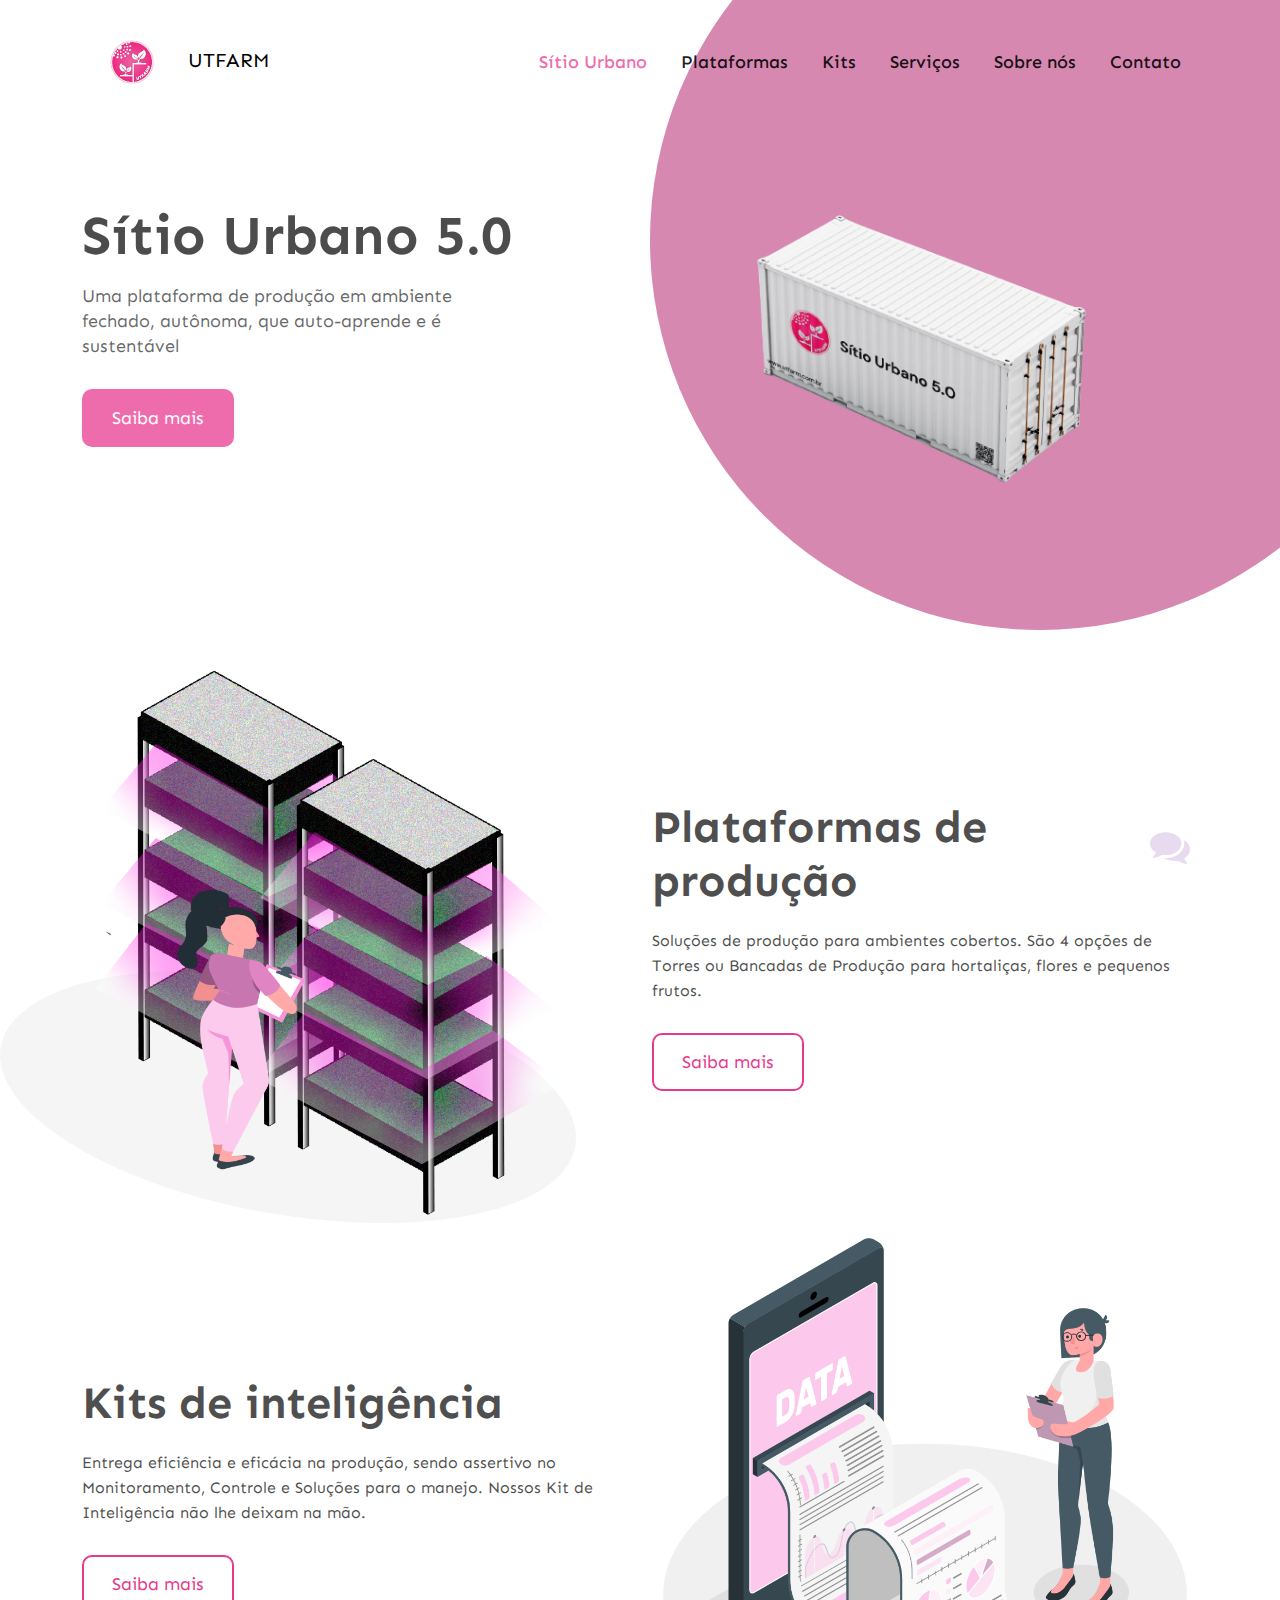
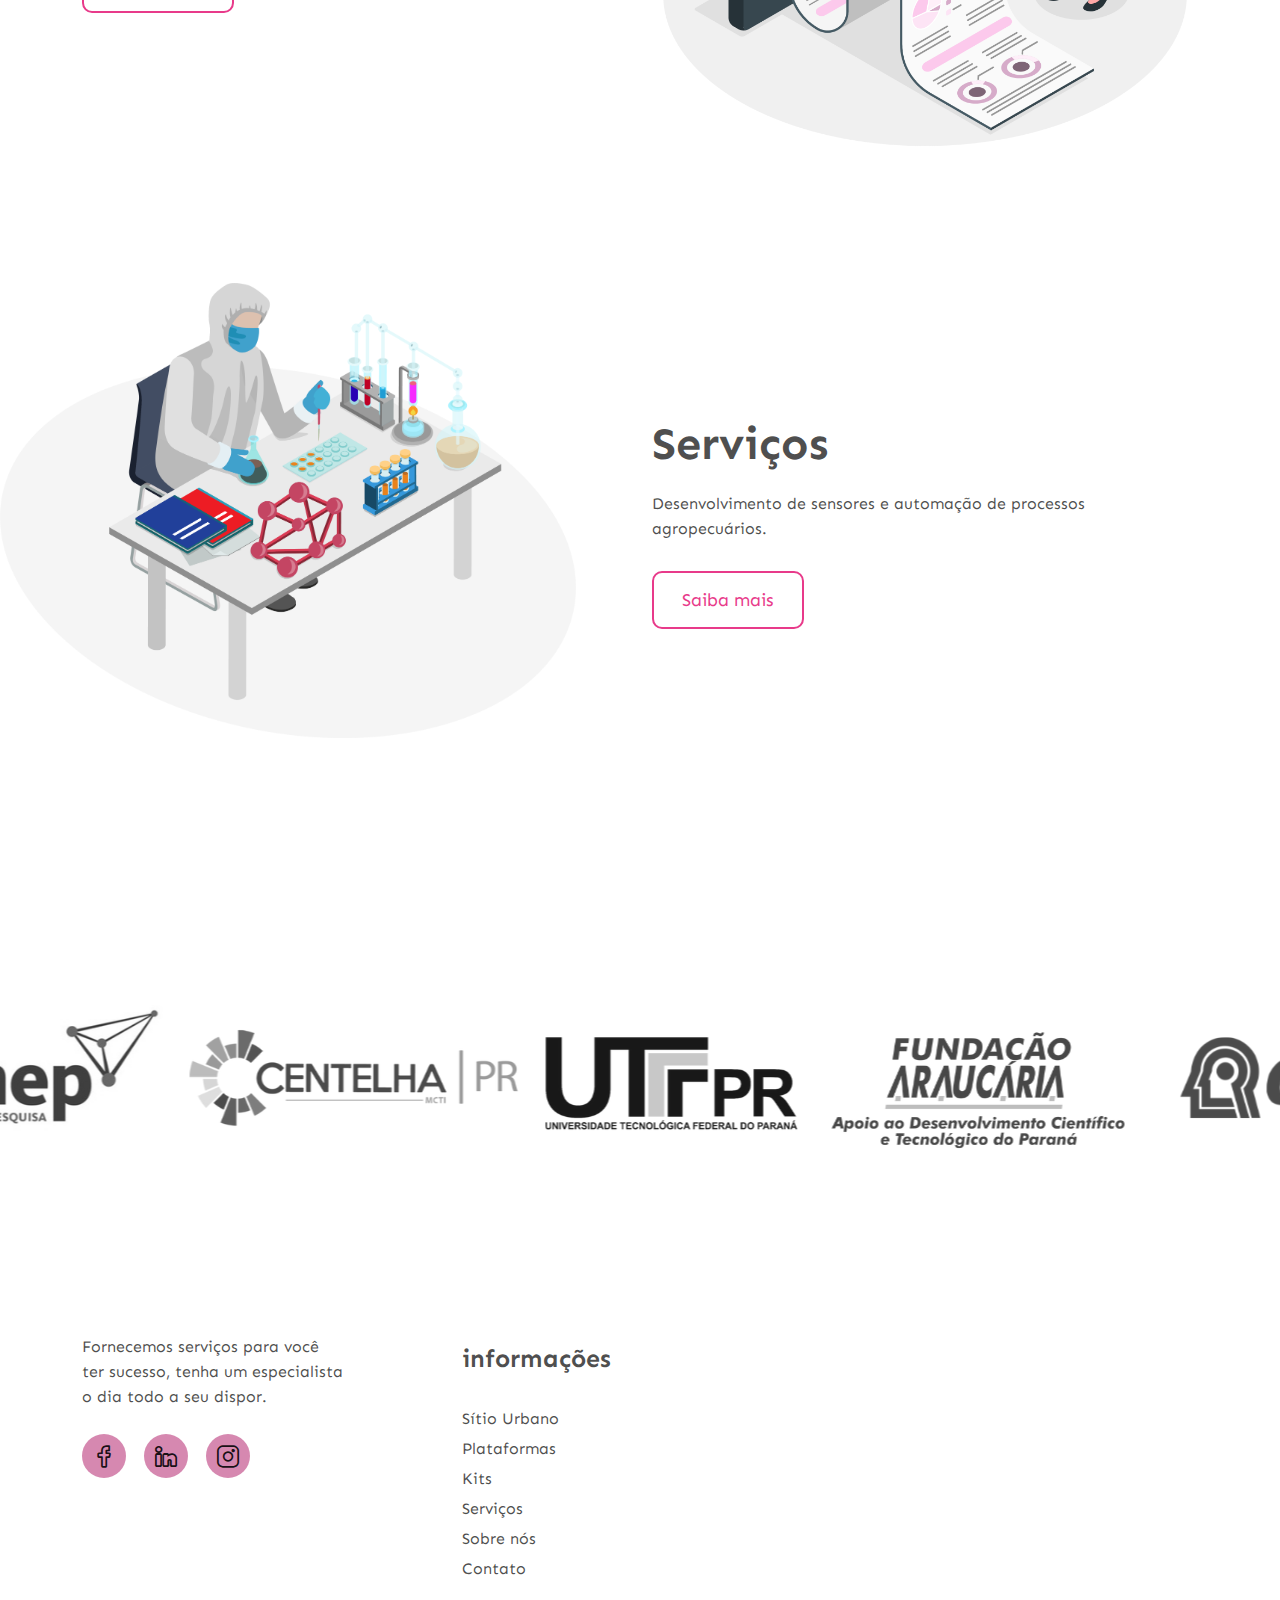
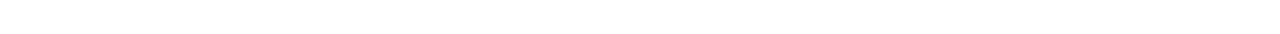
<file: index.html>
<!DOCTYPE html>
<html class="no-js" lang="">
  <head>
    <meta charset="utf-8" />
    <meta http-equiv="x-ua-compatible" content="ie=edge" />
    <title>UTFARM - Plataformas inteligêntes</title>
    <meta name="description" content="" />
    <meta name="viewport" content="width=device-width, initial-scale=1" />
    <link rel="shortcut icon" type="image/x-icon" href="./assets/images/logo/logo3.ico"/>
    <!-- Place favicon.ico in the root directory -->

    <!-- ========================= CSS here ========================= -->
    <link rel="stylesheet" href="assets/css/bootstrap-5.0.0-beta2.min.css" />
    <link rel="stylesheet" href="assets/css/LineIcons.2.0.css"/>
    <link rel="stylesheet" href="assets/css/tiny-slider.css"/>
    <link rel="stylesheet" href="assets/css/animate.css"/>
    <link rel="stylesheet" href="assets/css/main.css"/>
	<link rel="stylesheet" href="assets/css/chat.css">
	<link rel="stylesheet" href="https://cdnjs.cloudflare.com/ajax/libs/font-awesome/4.7.0/css/font-awesome.min.css">
	<link rel="stylesheet" href="assets/css/sliding-background.css">
	<link rel="stylesheet" type="text/css" href="assets/css/jquery.convform.css">
  </head>
  <body>
    <!--[if lte IE 9]>
      <p class="browserupgrade">
        You are using an <strong>outdated</strong> browser. Please
        <a href="https://browsehappy.com/">upgrade your browser</a> to improve
        your experience and security.
      </p>
    <![endif]-->

    <!-- ========================= preloader start ========================= -->
    <div class="preloader">
      <div class="loader">
        <div class="spinner">
          <div class="spinner-container">
            <div class="spinner-rotator">
              <div class="spinner-left">
                <div class="spinner-circle"></div>
              </div>
              <div class="spinner-right">
                <div class="spinner-circle"></div>
              </div>
            </div>
          </div>
        </div>
      </div>
    </div>
		<!-- preloader end -->
		

    <!-- ========================= header start ========================= -->
    <header class="header">
      <div class="navbar-area">
        <div class="container">
          <div class="row align-items-center">
            <div class="col-lg-12">
              <nav class="navbar navbar-expand-lg">
                <a class="navbar-brand" href="index.html">
                  <img src="assets/images/logo/logo2.png" alt="Logo" /> <span> UTFARM </span>
                </a>
                <button class="navbar-toggler" type="button" data-bs-toggle="collapse" data-bs-target="#navbarSupportedContent" aria-controls="navbarSupportedContent" aria-expanded="false" aria-label="Toggle navigation">
                  <span class="toggler-icon"></span>
                  <span class="toggler-icon"></span>
                  <span class="toggler-icon"></span>
								</button>
								
                <div class="collapse navbar-collapse sub-menu-bar" id="navbarSupportedContent">
									<div class="ms-auto">
										<ul id="nav" class="navbar-nav ms-auto">
											<li class="nav-item">
												<a class="page-scroll active" href="#sitio">Sítio Urbano</a>
											</li>
											<li class="nav-item">
												<a class="page-scroll" href="#plataformas">Plataformas</a>
											</li>
											<li class="nav-item">
												<a class="page-scroll" href="#kits">Kits</a>
											</li>
											<li class="nav-item">
												<a class="page-scroll" href="#serviços">Serviços</a>
											</li>
											<li class="nav-item">
												<a class="" href="sobre.html">Sobre nós</a>
											</li>
											<li class="nav-item">
												<a class="" href="contato.html">Contato</a>
											</li>
										</ul>
									</div>
                  
                </div>
              </nav>
              <!-- navbar -->
            </div>
          </div>
          <!-- row -->
        </div>
        <!-- container -->
      </div>
      <!-- navbar area -->
    </header>
    <!-- ========================= header end ========================= -->

    <!-- ========================= hero-section start ========================= -->
    <section id="sitio" class="hero-section">
      <div class="container">
        <div class="row align-items-center">
          <div class="col-xl-6 col-lg-6 col-md-10">
            <div class="hero-content">
							<h1>Sítio Urbano 5.0</h1>
							<p>Uma plataforma de produção em ambiente fechado, autônoma, que auto-aprende e é sustentável</p>
							
							<a href="sitio.html" class="main-btn btn-hover">Saiba mais</a>
            </div>
					</div>
					<div class="col-xxl-6 col-xl-6 col-lg-6">
						<div class="hero-image text-center text-lg-end" >
							<div class="hero-image" id="crossfade">
								<img src="assets/images/hero/c1semfundo.png" alt="">
							</div>
						</div>
					</div>
        </div>
			</div>
    </section>
	<!-- ========================= hero-section end ========================= -->

	<!-- ========================= about-section start ========================= -->
	<section id="plataformas" class="about-section">
		
			<div class="container">
				<div class="row">
					<div class="col-lg-6 order-last order-lg-first">
						<div class="about-image">
							<img src="assets/images/about/Plataformas1.png" alt="">
						</div>
					</div>
					<div class="col-lg-6">
						<div class="about-content-wrapper">
							<div class="section-title">
								<h2 class="mb-20">Plataformas de produção</h2>
								<p class="mb-30">Soluções de produção para ambientes cobertos. São 4 opções de Torres ou Bancadas de Produção para hortaliças, flores e pequenos frutos.</p>
								<a href="plataformas.html" class="main-btn btn-hover border-btn">Saiba  mais</a>
							</div>
						</div>
					</div>
				</div>
			</div>

		
	</section>
	<!-- ========================= about-section end ========================= -->

		<!-- ========================= cta-section start ========================= -->
		<section id="kits" class="cta-section pt-130 pb-100">
			<div class="container">
				<div class="row align-items-center">
					<div class="col-lg-6 col-md-10">
						<div class="cta-content-wrapper">
							<div class="section-title">
								<h2 class="mb-20">Kits de inteligência<br class="d-none d-lg-block"></h2>
								<p class="mb-30">Entrega eficiência e eficácia na produção, sendo assertivo no Monitoramento, Controle e Soluções para o manejo. Nossos Kit de Inteligência não lhe deixam na mão.</p>
								<a href="kits.html" class="main-btn btn-hover border-btn">Saiba mais</a>
							</div>
						</div>
					</div>
					<div class="col-lg-6 ">
						<div class="cta-image text-lg-end">
							<img src="assets/images/cta/Data1.png" alt="">
						</div>
					</div>
				</div>
			</div>
		</section>
		<!-- ========================= cta-section end ========================= -->

		<section id="serviços" class="about-section">
			
			<div class="container">
				<div class="row">
					<div class="col-lg-6 order-last order-lg-first">
						<div class="about-image">
							<img src="assets/images/hero/research.png" alt="">
						</div>
					</div>
					<div class="col-lg-6">
						<div class="about-content-wrapper">
							<div class="section-title">
								<h2 class="mb-20">Serviços</h2>
								<p class="mb-30">Desenvolvimento de sensores e automação de processos agropecuários.</p>
								<a href="serviços.html" class="main-btn btn-hover border-btn">Saiba  mais</a>
							</div>
						</div>
					</div>
				</div>
			</div>
		</section>

		<!-- ========================= Patrocinio   ========================= -->

		<div class="patrocinio">
			<div class="sliding-background"></div>
		</div>

		<!-- ========================= footer start ========================= -->
		<footer class="footer pt-120">
			<div class="container">
				<div class="row">
					<div class="col-xl-3 col-lg-4 col-md-6 col-sm-10">
						<div class="footer-widget">
							<p class="desc">Fornecemos serviços para você ter sucesso, tenha um especialista o dia todo a seu dispor.</p>
							<ul class="social-links">
								<li><a href="#0"><i class="lni lni-facebook"></i></a></li>
								<li><a href="#0"><i class="lni lni-linkedin"></i></a></li>
								<li><a href="#0"><i class="lni lni-instagram"></i></a></li>
							</ul>
						</div>
					</div>
					<div class="col-xl-2 col-lg-2 col-md-6 col-sm-6 offset-xl-1">
						<div class="footer-widget">
							<h3>informações</h3>
							<ul class="links">
								<li><a href="sitio.html">Sítio Urbano</a></li>
								<li><a href="plataformas.html">Plataformas</a></li>
								<li><a href="kits.html">Kits</a></li>
								<li><a href="serviços.html">Serviços</a></li>
								<li><a href="sobre.html">Sobre nós</a></li>
								<li><a href="contato.html">Contato</a></li>
							</ul>
						</div>
					</div>
					<div class="col-xl-3 col-lg-2 col-md-6 col-sm-6">
						<div class="footer-widget">
						</div>
					</div>
					<div class="col-xl-3 col-lg-4 col-md-6">
					</div>
				</div>
			</div>
		</footer>
		<!-- ========================= footer end ========================= -->

	<!-- ========================= scroll-top ========================= -->
	<a href="#" class="scroll-top btn-hover">
		<i class="lni lni-chevron-up"></i>
	</a>
    
	<!-- CHAT BAR BLOCK -->
	<!-- ChatBot -->
	<div class="chat_icon">
		<i class="fa fa-comments" aria-hidden="true"></i>
	</div>

	<div class="chat_box">
		<div class="my-conv-form-wrapper">
		<form action="" method="GET" class="hidden">

		<input type="text" name="name" data-conv-question="Olá, qual seu nome?">
		<input type="text" data-conv-question="Olá {name}, <br> é um prazer te conhecer." data-no-answer="true">
		<input type="text" data-conv-question="Como posso te ajudar?" data-no-answer="true">
			<select data-conv-question=" "name="category">
			<option value="Sitio">Sítio urbano</option>
			<option value="Plataformas">Plataformas</option>
			<option value="Kits">Kits</option>
			<option value="Serviços">Serviços</option>
		
		</select>

		<div data-conv-fork="category">
			<div data-conv-case="Sitio">
				<select data-conv-question=""name="category">
					<option value="Compra">Comprar</option> 
					<option value="Saiba">Saiba mais</option> 	
				</select>
				<div data-conv-fork="category">
					<div data-conv-case="Compra">
						<input type="text" data-conv-question="Para comprar nossos produtos <br> entre em contato no email vendas@utfarm.com.br">
					</div>
					<div data-conv-case="Saiba">
						<input type="text" data-conv-question="Para saber mais <br> entre em contato no email contato@utfarm.com.br">
					</div>
				</div>
				
			</div>
			<div data-conv-case="Plataformas">
				<select data-conv-question=""name="category">
					<option value="Compra">Comprar</option> 
					<option value="Saiba">Saiba mais</option> 	
				</select>
				<div data-conv-fork="category">
					<div data-conv-case="Compra">
						<input type="text" data-conv-question="Para comprar nossos produtos <br> entre em contato no email vendas@utfarm.com.br">
					</div>
					<div data-conv-case="Saiba">
						<input type="text" data-conv-question="Para saber mais <br> entre em contato no email contato@utfarm.com.br">
					</div>
				</div>
				
			</div>
			<div data-conv-case="Kits">
				<select data-conv-question=""name="category">
					<option value="Compra">Comprar</option> 
					<option value="Saiba">Saiba mais</option> 	
				</select>
				<div data-conv-fork="category">
					<div data-conv-case="Compra">
						<input type="text" data-conv-question="Para comprar nossos kits <br> entre em contato no email vendas@utfarm.com.br">
					</div>
					<div data-conv-case="Saiba">
						<input type="text" data-conv-question="Para saber mais <br> entre em contato no email contato@utfarm.com.br">
					</div>
				</div>
				
			</div>
			<div data-conv-case="Serviços">
				<select data-conv-question=""name="category">
					<option value="Compra">Comprar</option> 
					<option value="Saiba">Saiba mais</option> 	
				</select>
				<div data-conv-fork="category">
					<div data-conv-case="Compra">
						<input type="text" data-conv-question="Para comprar nossos serviços <br> entre em contato no email vendas@utfarm.com.br">
					</div>
					<div data-conv-case="Saiba">
						<input type="text" data-conv-question="Para saber mais <br> entre em contato no email contato@utfarm.com.br">
					</div>
				</div>
				
			</div>


				
			</div>
		</div>


		</form>
		</div>
	</div>
	<!-- ChatBot end -->


	


    <!-- ========================= JS here ========================= -->
    <script src="assets/js/bootstrap-5.0.0-beta2.min.js"></script>
    <script src="assets/js/tiny-slider.js"></script>
    <script src="assets/js/wow.min.js"></script>
    <script src="assets/js/polyfill.js"></script>
    <script src="assets/js/main.js"></script>
	<script src="https://ajax.googleapis.com/ajax/libs/jquery/3.4.1/jquery.min.js"></script>

	
	<script type="text/javascript" src="assets/js/jquery-3.1.1.min.js"></script>
	<script type="text/javascript" src="assets/js/jquery.convform.js"></script>
	<script type="text/javascript" src="assets/js/custom.js"></script>



  </body>
</html>
</file>
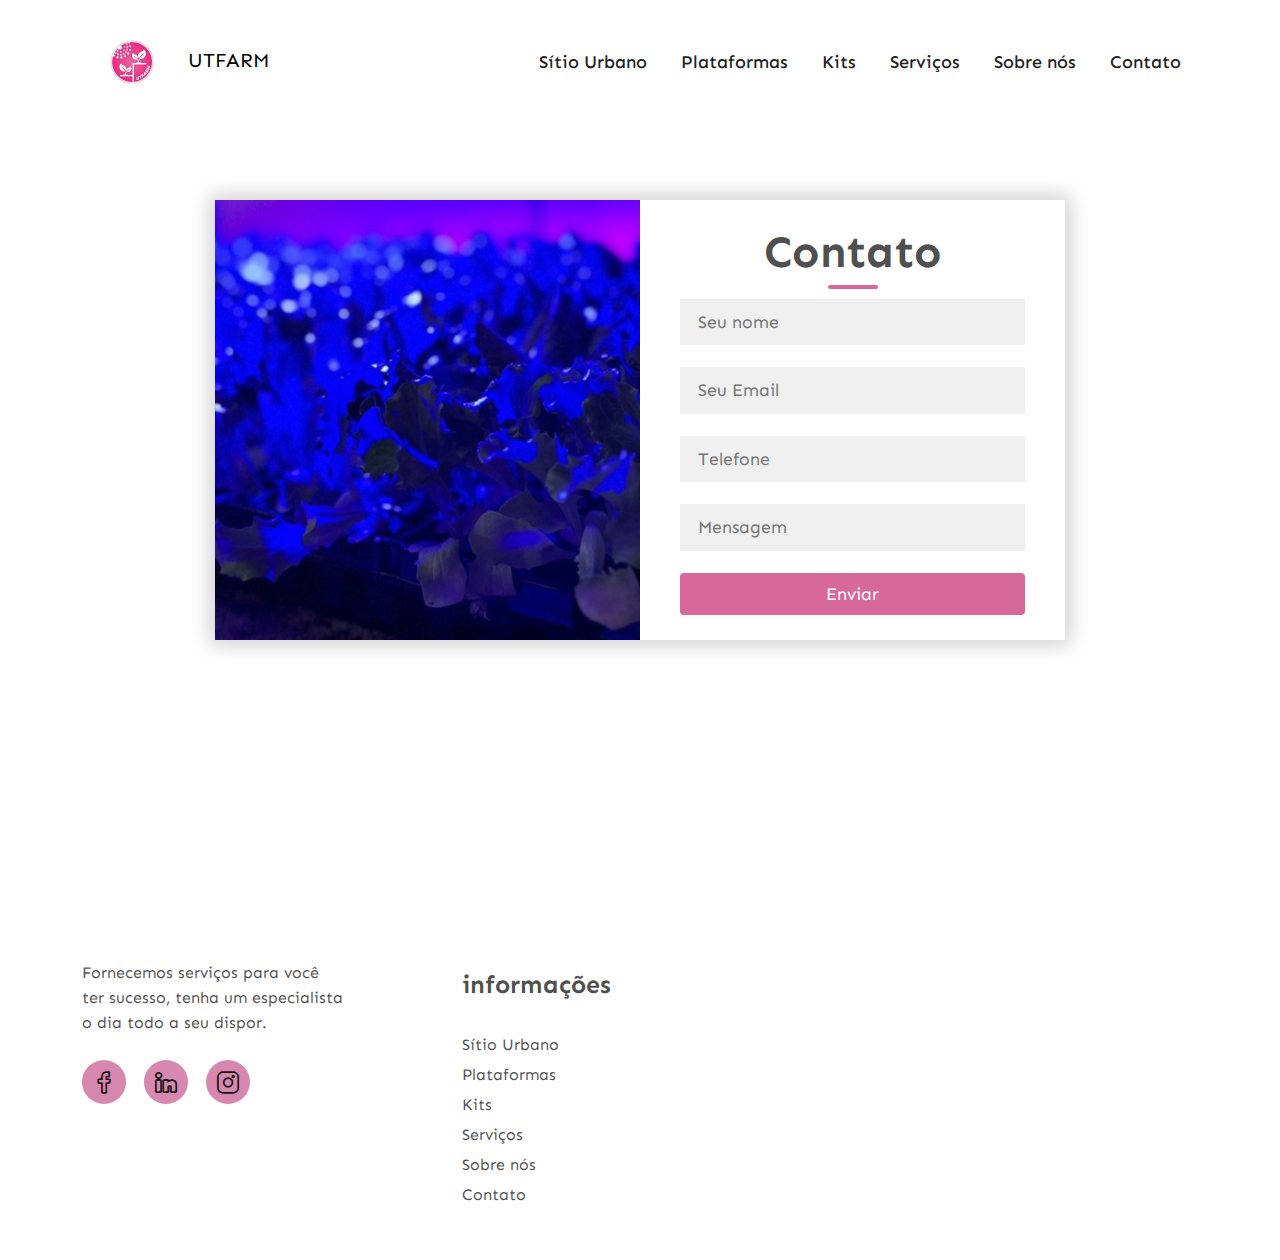
<file: contato.html>
<!DOCTYPE html>
<html>
	<head>
		<meta charset="utf-8" />
		<meta http-equiv="x-ua-compatible" content="ie=edge" />
		<title>UTFARM - Plataformas inteligêntes</title>
		<meta name="description" content="" />
		<meta name="viewport" content="width=device-width, initial-scale=1" />
		<link rel="shortcut icon" type="image/x-icon" href="./assets/images/logo/logo3.ico"/>
		<!-- Place favicon.ico in the root directory -->
	
		<!-- ========================= CSS here ========================= -->
		<link rel="stylesheet" href="assets/css/bootstrap-5.0.0-beta2.min.css" />
		<link rel="stylesheet" href="assets/css/LineIcons.2.0.css"/>
		<link rel="stylesheet" href="assets/css/tiny-slider.css"/>
		<link rel="stylesheet" href="assets/css/animate.css"/>
		<link rel="stylesheet" href="assets/css/main.css"/>
		<link rel="stylesheet" href="assets/css/contato.css">
	  </head>
<body>

	<div class="preloader">
		<div class="loader">
		  <div class="spinner">
			<div class="spinner-container">
			  <div class="spinner-rotator">
				<div class="spinner-left">
				  <div class="spinner-circle"></div>
				</div>
				<div class="spinner-right">
				  <div class="spinner-circle"></div>
				</div>
			  </div>
			</div>
		  </div>
		</div>
	</div>
		  <!-- preloader end -->
		  
  
	  <!-- ========================= header start ========================= -->
	  <header class="header">
		<div class="navbar-area">
		  <div class="container">
			<div class="row align-items-center">
			  <div class="col-lg-12">
				<nav class="navbar navbar-expand-lg">
				  <a class="navbar-brand" href="index.html">
					<img src="assets/images/logo/logo2.png" alt="Logo" /> <span> UTFARM </span>
				  </a>
				  <button class="navbar-toggler" type="button" data-bs-toggle="collapse" data-bs-target="#navbarSupportedContent" aria-controls="navbarSupportedContent" aria-expanded="false" aria-label="Toggle navigation">
					<span class="toggler-icon"></span>
					<span class="toggler-icon"></span>
					<span class="toggler-icon"></span>
								  </button>
								  
				  <div class="collapse navbar-collapse sub-menu-bar" id="navbarSupportedContent">
					<div class="ms-auto">
						<ul id="nav" class="navbar-nav ms-auto">
							<li class="nav-item">
								<a class="" href="sitio.html">Sítio Urbano</a>
							</li>
							<li class="nav-item">
								<a class="" href="plataformas.html">Plataformas</a>
							</li>
							<li class="nav-item">
								<a class="" href="kits.html">Kits</a>
							</li>
							<li class="nav-item">
								<a class="" href="serviços.html">Serviços</a>
							</li>
							<li class="nav-item">
								<a class="" href="sobre.html">Sobre nós</a>
							</li>
							<li class="nav-item">
								<a class="" href="contato.html">Contato</a>
							</li>
						</ul>
					</div>
				  </div>
				</nav>
				<!-- navbar -->
			  </div>
			</div>
			<!-- row -->
		  </div>
		  <!-- container -->
		</div>
		<!-- navbar area -->
	  </header>

	<div class="contact-container">
		<div class="contact-box">
			<div class="left"></div>
			<div class="right">
				<h2>Contato</h2>
				<form class="contact-form" action="https://formsubmit.co/#" method="POST">
				<input type="text" class="field" placeholder="Seu nome" required>
				<input type="text" class="field" placeholder="Seu Email"required>
				<input type="text" class="field" placeholder="Telefone" required>
				<input type="text" class="field" placeholder="Mensagem" id="message" name="message" required>
				<button type="submit" class="btn" >Enviar</button>
				<input type="hidden" name="_subject" value="Novo email!">
			    </form>
			</div>
		</div>
	</div>



	<!-- ========================= footer start ========================= -->
	<footer class="footer pt-120">
			<div class="container">
				<div class="row">
					<div class="col-xl-3 col-lg-4 col-md-6 col-sm-10">
						<div class="footer-widget">
							<p class="desc">Fornecemos serviços para você ter sucesso, tenha um especialista o dia todo a seu dispor.</p>
							<ul class="social-links">
								<li><a href="#0"><i class="lni lni-facebook"></i></a></li>
								<li><a href="#0"><i class="lni lni-linkedin"></i></a></li>
								<li><a href="#0"><i class="lni lni-instagram"></i></a></li>
							</ul>
						</div>
					</div>
					<div class="col-xl-2 col-lg-2 col-md-6 col-sm-6 offset-xl-1">
						<div class="footer-widget">
							<h3>informações</h3>
							<ul class="links">
								<li><a href="sitio.html">Sítio Urbano</a></li>
								<li><a href="plataformas.html">Plataformas</a></li>
								<li><a href="kits.html">Kits</a></li>
								<li><a href="serviços.html">Serviços</a></li>
								<li><a href="sobre.html">Sobre nós</a></li>
								<li><a href="contato.html">Contato</a></li>
							</ul>
						</div>
					</div>
					<div class="col-xl-3 col-lg-2 col-md-6 col-sm-6">
						<div class="footer-widget">
						</div>
					</div>
					<div class="col-xl-3 col-lg-4 col-md-6">
					</div>
				</div>
			</div>
	</footer>
	<!-- ========================= footer end ========================= -->

	<!-- ========================= scroll-top ========================= -->
    <a href="#" class="scroll-top btn-hover">
		<i class="lni lni-chevron-up"></i>
	</a>
  
	<!-- ========================= JS here ========================= -->
	  <script src="assets/js/bootstrap-5.0.0-beta2.min.js"></script>
	  <script src="assets/js/tiny-slider.js"></script>
	  <script src="assets/js/wow.min.js"></script>
	  <script src="assets/js/polyfill.js"></script>
	  <script src="assets/js/main.js"></script>
</body>
</html>
</file>
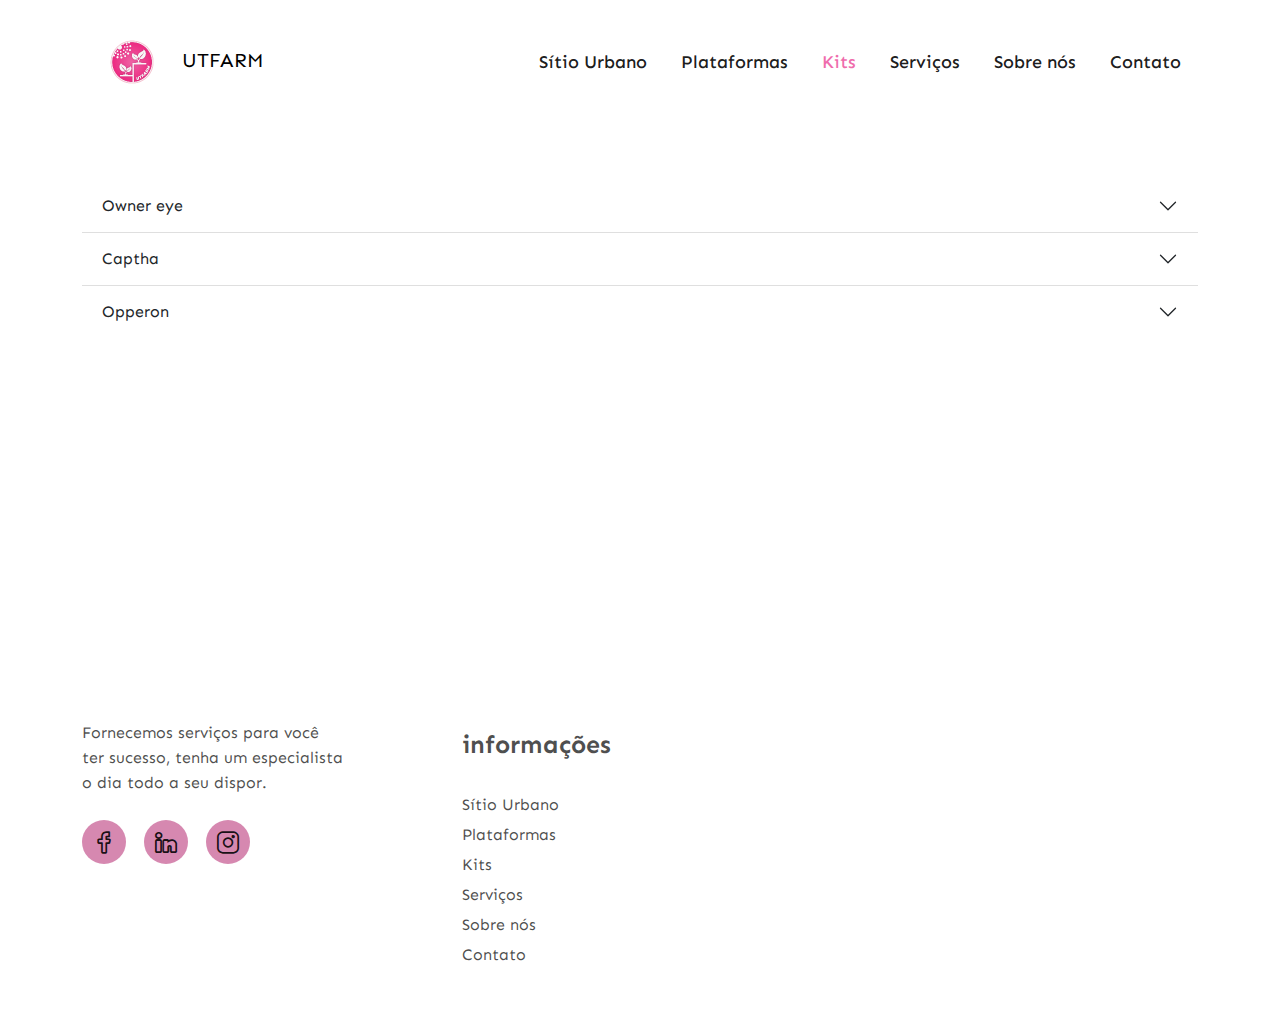
<file: kits.html>
<!DOCTYPE html>
<html lang="en">

  <head>
    <meta charset="UTF-8">
    <meta http-equiv="X-UA-Compatible" content="IE=edge">
    <meta name="viewport" content="width=device-width, initial-scale=1.0">
    <link rel="shortcut icon" type="image/x-icon" href="./assets/images/logo/logo3.ico" />
    <title>UTFARM - Kits de inteligência</title>
    <!-- Place favicon.ico in the root directory -->

    <!-- ========================= CSS here ========================= -->
    <link rel="stylesheet" href="assets/css/bootstrap-5.0.0-beta2.min.css" />
    <link rel="stylesheet" href="assets/css/LineIcons.2.0.css" />
    <link rel="stylesheet" href="assets/css/tiny-slider.css" />
    <link rel="stylesheet" href="assets/css/animate.css" />
    <link rel="stylesheet" href="assets/css/main.css" />
    <link rel="stylesheet" href="assets/css/tamplate.css">
  </head>

  <body>
    <!-- ========================= preloader start ========================= -->
    <div class="preloader">
      <div class="loader">
        <div class="spinner">
          <div class="spinner-container">
            <div class="spinner-rotator">
              <div class="spinner-left">
                <div class="spinner-circle"></div>
              </div>
              <div class="spinner-right">
                <div class="spinner-circle"></div>
              </div>
            </div>
          </div>
        </div>
      </div>
    </div>
    <!-- preloader end -->


    <!-- ========================= header start ========================= -->
    <header class="header">
      <div class="navbar-area">
        <div class="container">
          <div class="row align-items-center">
            <div class="col-lg-12">
              <nav class="navbar navbar-expand-lg">
                <a class="navbar-brand" href="index.html">
                  <img src="assets/images/logo/logo2.png" alt="Logo" /><span>UTFARM</span>
                </a>
                <button class="navbar-toggler" type="button" data-bs-toggle="collapse"
                  data-bs-target="#navbarSupportedContent" aria-controls="navbarSupportedContent" aria-expanded="false"
                  aria-label="Toggle navigation">
                  <span class="toggler-icon"></span>
                  <span class="toggler-icon"></span>
                  <span class="toggler-icon"></span>
                </button>

                <div class="collapse navbar-collapse sub-menu-bar" id="navbarSupportedContent">
                  <div class="ms-auto">
                    <ul id="nav" class="navbar-nav ms-auto">
											<li class="nav-item">
												<a class="" href="sitio.html">Sítio Urbano</a>
											</li>
											<li class="nav-item">
												<a class="" href="plataformas.html">Plataformas</a>
											</li>
											<li class="nav-item">
												<a class="page-scroll active" href="kits.html">Kits</a>
											</li>
                      <li class="nav-item">
												<a class="" href="serviços.html">Serviços</a>
											</li>
											<li class="nav-item">
												<a class="" href="sobre.html">Sobre nós</a>
											</li>
											<li class="nav-item">
												<a class="" href="contato.html">Contato</a>
											</li>
										</ul>
                  </div>

                </div>
              </nav>
              <!-- navbar -->
            </div>
          </div>
          <!-- row -->
        </div>
        <!-- container -->
      </div>
      <!-- navbar area -->
    </header>
    <!-- ========================= header end ========================= -->


    <!-- ========================= Main ========================= -->


  <main>
    <section id="" class="tamplate-section">
      <div class="container">
        <div class="row align-items-center">
          
            <div class="hero-content">
              <div class="accordion accordion-flush" id="accordionFlushExample">

                <div class="accordion-item">
                  <h2 class="accordion-header" id="flush-headingOne">
                    <button class="accordion-button collapsed" type="button" data-bs-toggle="collapse" data-bs-target="#flush-collapseOne" aria-expanded="false" aria-controls="flush-collapseOne">
                      Owner eye
                    </button>
                  </h2>
                  <div id="flush-collapseOne" class="accordion-collapse collapse" aria-labelledby="flush-headingOne" data-bs-parent="#accordionFlushExample">
                    <div class="accordion-body">
                      <section id="plataformas" class="about-section">
  
                        <div class="container tamplate ">
                          <div class="row">
                            <div class="col-lg-6 order-last order-lg-first">
                              <div class="about-image">
                                <img src="assets/images/Transparente.png" alt="">
                              </div>
                            </div>
                            <div class="col-lg-6">
                              <div class="about-content-wrapper">
                                <div class="section-title">
                                  
                                  <p class="mb-30">Monitoramento de parâmetros ambientais: temperatura, [CO2], umidade do ar, ventilação; pH, CE; fluxo de água e energia; Monitoramento 24 horas dos parâmetros ambientais controlando os sistemas de irrigação e adubação: mais tempo livre para você vender mais; O sistema de segurança de fluxo de água e energia vai notificar remotamente o produtor para alguma alteração desses fatores evitando perdas de centenas ou milhares de plantas: é como vc estivesse lá o tempo todo;</p>
                                </div>
                              </div>
                            </div>
                          </div>
                        </div>
                  
                      
                      </section>
                    </div>
                  </div>
                </div>
                <div class="accordion-item">
                  <h2 class="accordion-header" id="flush-headingTwo">
                    <button class="accordion-button collapsed" type="button" data-bs-toggle="collapse" data-bs-target="#flush-collapseTwo" aria-expanded="false" aria-controls="flush-collapseTwo">
                      Captha 
                    </button>
                  </h2>
                  <div id="flush-collapseTwo" class="accordion-collapse collapse" aria-labelledby="flush-headingTwo" data-bs-parent="#accordionFlushExample">
                    <div class="accordion-body">

                      <section id="plataformas" class="about-section">
  
                        <div class="container tamplate ">
                          <div class="row">
                            <div class="col-lg-6 order-last order-lg-first">
                              <div class="about-image">
                                <img src="assets/images/Transparente.png" alt="">
                              </div>
                            </div>
                            <div class="col-lg-6">
                              <div class="about-content-wrapper">
                                <div class="section-title">
                              
                                  <p class="mb-30">Controle dos sistemas de ambiência, irrigação e fertilização, ajusta autonomamente a frequência da irrigação, o pH e a condutividade elétrica da água; ajusta o fotoperíodo para a planta;uma assistência técnica 24 horas ao controlar os sistemas de irrigação e adubação; as perdas de produção por temperatura serão minimizadas com manejo preventivo da irrigação e aumento de ventilação e troca de ar das casas-de-vegetação;</p>
                                </div>
                              </div>
                            </div>
                          </div>
                        </div>
                  
                      
                      </section>

                    </div>
                  </div>
                </div>
                <div class="accordion-item">
                  <h2 class="accordion-header" id="flush-headingThree">
                    <button class="accordion-button collapsed" type="button" data-bs-toggle="collapse" data-bs-target="#flush-collapseThree" aria-expanded="false" aria-controls="flush-collapseThree">
                      Opperon 
                    </button>
                  </h2>
                  <div id="flush-collapseThree" class="accordion-collapse collapse" aria-labelledby="flush-headingThree" data-bs-parent="#accordionFlushExample">
                    <div class="accordion-body">

                      <section id="plataformas" class="about-section">
  
                        <div class="container tamplate ">
                          <div class="row">
                            <div class="col-lg-6 order-last order-lg-first">
                              <div class="about-image">
                                <img src="assets/images/Transparente.png" alt="">
                              </div>
                            </div>
                            <div class="col-lg-6">
                              <div class="about-content-wrapper">
                                <div class="section-title">
                                  
                                  <p class="mb-30">Maneja remotamente a planta auto-operando o sistema integrado dos fatores de produção pela inteligência artificial: um agrônomo trabalhando 24 horas com você novos dados captados desse controle poderão ser compartilhado entre os usuários da tecnologia horizontalizando o conhecimento; o manejo maximizado para a alta produtividade redução do ciclo da planta em 10%, ou seja ao redor de 5 dias para a alface. Com isso, se tem o ganho de mais um ciclo de produção por ano.</p>
                                </div>
                              </div>
                            </div>
                          </div>
                        </div>
                  
                      
                      </section>
                    
                    </div>
                  </div>
                </div>
                
        </div>
      </div>
    </section>

    



  </main>




    <!-- ========================= footer start ========================= -->
    <footer class="footer pt-120 space">
      <div class="container">
        <div class="row">
          <div class="col-xl-3 col-lg-4 col-md-6 col-sm-10">
            <div class="footer-widget">
              <p class="desc">Fornecemos serviços para você ter sucesso, tenha um especialista o dia todo a seu dispor.
              </p>
              <ul class="social-links">
                <li><a href="#0"><i class="lni lni-facebook"></i></a></li>
                <li><a href="#0"><i class="lni lni-linkedin"></i></a></li>
                <li><a href="#0"><i class="lni lni-instagram"></i></a></li>
              </ul>
            </div>
          </div>
          <div class="col-xl-2 col-lg-2 col-md-6 col-sm-6 offset-xl-1">
            <div class="footer-widget">
              <h3>informações</h3>
              <ul class="links">
                <li><a href="sitio.html">Sítio Urbano</a></li>
                <li><a href="plataformas.html">Plataformas</a></li>
                <li><a href="kits.html">Kits</a></li>
                <li><a href="serviços.html">Serviços</a></li>
                <li><a href="sobre.html">Sobre nós</a></li>
                <li><a href="contato.html">Contato</a></li>
              </ul>
            </div>
          </div>
          <div class="col-xl-3 col-lg-2 col-md-6 col-sm-6">
            <div class="footer-widget">
            </div>
          </div>
          <div class="col-xl-3 col-lg-4 col-md-6">
          </div>
        </div>
      </div>
    </footer>
    <!-- ========================= footer end ========================= -->


    <!-- ========================= scroll-top ========================= -->
    <a href="#" class="scroll-top btn-hover">
      <i class="lni lni-chevron-up"></i>
    </a>

    <!-- ========================= JS here ========================= -->
    <script src="assets/js/bootstrap-5.0.0-beta2.min.js"></script>
    <script src="assets/js/tiny-slider.js"></script>
    <script src="assets/js/wow.min.js"></script>
    <script src="assets/js/polyfill.js"></script>
    <script src="assets/js/main.js"></script>
  </body>

</html>
</file>
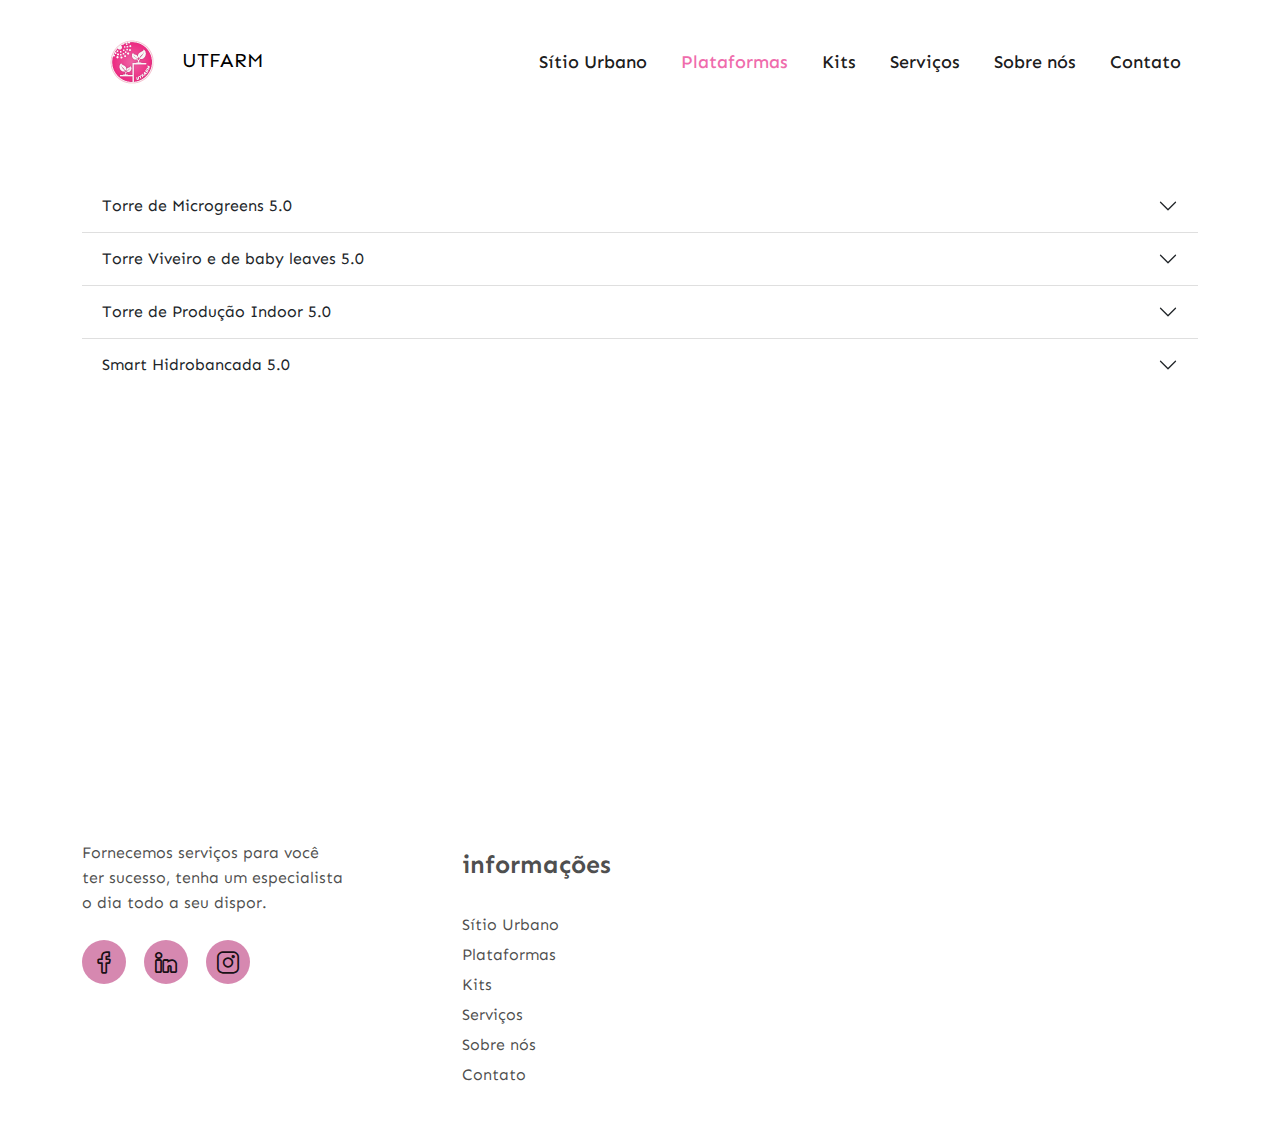
<file: plataformas.html>
<!DOCTYPE html>
<html lang="en">

  <head>
    <meta charset="UTF-8">
    <meta http-equiv="X-UA-Compatible" content="IE=edge">
    <meta name="viewport" content="width=device-width, initial-scale=1.0">
    <link rel="shortcut icon" type="image/x-icon" href="./assets/images/logo/logo3.ico" />
    <title>UTFARM - Plataformas de produção</title>
    <!-- Place favicon.ico in the root directory -->

    <!-- ========================= CSS here ========================= -->
    <link rel="stylesheet" href="assets/css/bootstrap-5.0.0-beta2.min.css" />
    <link rel="stylesheet" href="assets/css/LineIcons.2.0.css" />
    <link rel="stylesheet" href="assets/css/tiny-slider.css" />
    <link rel="stylesheet" href="assets/css/animate.css" />
    <link rel="stylesheet" href="assets/css/main.css" />
    <link rel="stylesheet" href="assets/css/tamplate.css">
  </head>

  <body>
    <!-- ========================= preloader start ========================= -->
    <div class="preloader">
      <div class="loader">
        <div class="spinner">
          <div class="spinner-container">
            <div class="spinner-rotator">
              <div class="spinner-left">
                <div class="spinner-circle"></div>
              </div>
              <div class="spinner-right">
                <div class="spinner-circle"></div>
              </div>
            </div>
          </div>
        </div>
      </div>
    </div>
    <!-- preloader end -->


    <!-- ========================= header start ========================= -->
    <header class="header">
      <div class="navbar-area">
        <div class="container">
          <div class="row align-items-center">
            <div class="col-lg-12">
              <nav class="navbar navbar-expand-lg">
                <a class="navbar-brand" href="index.html">
                  <img src="assets/images/logo/logo2.png" alt="Logo" /><span>UTFARM</span>
                </a>
                <button class="navbar-toggler" type="button" data-bs-toggle="collapse"
                  data-bs-target="#navbarSupportedContent" aria-controls="navbarSupportedContent" aria-expanded="false"
                  aria-label="Toggle navigation">
                  <span class="toggler-icon"></span>
                  <span class="toggler-icon"></span>
                  <span class="toggler-icon"></span>
                </button>

                <div class="collapse navbar-collapse sub-menu-bar" id="navbarSupportedContent">
                  <div class="ms-auto">
                    <ul id="nav" class="navbar-nav ms-auto">
											<li class="nav-item">
												<a class="" href="sitio.html">Sítio Urbano</a>
											</li>
											<li class="nav-item">
												<a class="page-scroll active" href="plataformas.html">Plataformas</a>
											</li>
											<li class="nav-item">
												<a class="" href="kits.html">Kits</a>
											</li>
                      <li class="nav-item">
												<a class="" href="serviços.html">Serviços</a>
											</li>
											<li class="nav-item">
												<a class="" href="sobre.html">Sobre nós</a>
											</li>
											<li class="nav-item">
												<a class="" href="contato.html">Contato</a>
											</li>
										</ul>
                  </div>

                </div>
              </nav>
              <!-- navbar -->
            </div>
          </div>
          <!-- row -->
        </div>
        <!-- container -->
      </div>
      <!-- navbar area -->
    </header>
    <!-- ========================= header end ========================= -->


    <!-- ========================= Main ========================= -->


    <main>
      <section id="" class="tamplate-section">
        <div class="container">
          <div class="row align-items-center">
            
              <div class="hero-content">
                <div class="accordion accordion-flush" id="accordionFlushExample">

                  <div class="accordion-item">
                    <h2 class="accordion-header" id="flush-headingOne">
                      <button class="accordion-button collapsed" type="button" data-bs-toggle="collapse" data-bs-target="#flush-collapseOne" aria-expanded="false" aria-controls="flush-collapseOne">
                        Torre de Microgreens 5.0 
                      </button>
                    </h2>
                    <div id="flush-collapseOne" class="accordion-collapse collapse" aria-labelledby="flush-headingOne" data-bs-parent="#accordionFlushExample">
                      <div class="accordion-body">
                        <section id="plataformas" class="about-section">
		
                          <div class="container">
                            <div class="row">
                              <div class="col-lg-6 order-last order-lg-first">
                                <div class="about-image">
                                  <img src="assets/images/Transparente.png" alt="">
                                </div>
                              </div>
                              <div class="col-lg-6">
                                <div class="about-content-wrapper">
                                  <div class="section-title">
                                    <p class="mb-30">Produtos hortícolas prontos para comercialização de 7 a 14 dias. Alta liquidez e custo de produção muito baixo. Disponível com irrigação automática e iluminação artificial. Monitoramento e controle remotamente dos parâmetros. Pequeno investimento inicial. Plataforma de produção universal com diversos andares de produção até a altura de 3 metros. </p>
                                  </div>
                                </div>
                              </div>
                            </div>
                          </div>
                    
                        
                        </section>
                      </div>
                    </div>
                  </div>
                  <div class="accordion-item">
                    <h2 class="accordion-header" id="flush-headingTwo">
                      <button class="accordion-button collapsed" type="button" data-bs-toggle="collapse" data-bs-target="#flush-collapseTwo" aria-expanded="false" aria-controls="flush-collapseTwo">
                        Torre Viveiro e de baby leaves 5.0 
                      </button>
                    </h2>
                    <div id="flush-collapseTwo" class="accordion-collapse collapse" aria-labelledby="flush-headingTwo" data-bs-parent="#accordionFlushExample">
                      <div class="accordion-body">

                        <section id="plataformas" class="about-section">
		
                          <div class="container">
                            <div class="row">
                              <div class="col-lg-6 order-last order-lg-first">
                                <div class="about-image">
                                  <img src="assets/images/Transparente.png" alt="">
                                </div>
                              </div>
                              <div class="col-lg-6">
                                <div class="about-content-wrapper">
                                  <div class="section-title">
                                    <p class="mb-30">Produtos hortícolas prontos para comercialização de 15 a 30 dias. Alta liquidez e custo de produção muito baixo. Disponível com irrigação automática, fertirrigação e iluminação artificial. Monitoramento e controle remotamente dos parâmetros. Pequeno investimento inicial. Plataforma de produção universal com diversos andares de produção até a altura de 3 metros. </p>
                                  </div>
                                </div>
                              </div>
                            </div>
                          </div>
                    
                        
                        </section>

                      </div>
                    </div>
                  </div>
                  <div class="accordion-item">
                    <h2 class="accordion-header" id="flush-headingThree">
                      <button class="accordion-button collapsed" type="button" data-bs-toggle="collapse" data-bs-target="#flush-collapseThree" aria-expanded="false" aria-controls="flush-collapseThree">
                        Torre de Produção Indoor 5.0 
                      </button>
                    </h2>
                    <div id="flush-collapseThree" class="accordion-collapse collapse" aria-labelledby="flush-headingThree" data-bs-parent="#accordionFlushExample">
                      <div class="accordion-body">

                        <section id="plataformas" class="about-section">
		
                          <div class="container">
                            <div class="row">
                              <div class="col-lg-6 order-last order-lg-first">
                                <div class="about-image">
                                  <img src="assets/images/Transparente.png" alt="">
                                </div>
                              </div>
                              <div class="col-lg-6">
                                <div class="about-content-wrapper">
                                  <div class="section-title">
                                  
                                    <p class="mb-30">
                                      Produtos hortícolas prontos para comercialização de 15 a 30 dias. Adaptável a qualquer ambiente fechado com irrigação automática, controles de pH e CE automáticos e iluminação artificial. Alta liquidez e custo de produção muito baixo. Monitoramento e controle remotamente dos parâmetros. Pequeno investimento inicial. Plataforma de produção universal com diversos andares de produção até a altura de 3 metros.
                                    </p>

                                  </div>
                                </div>
                              </div>
                            </div>
                          </div>
                    
                        
                        </section>
                      
                      </div>
                    </div>
                  </div>
                  <div class="accordion-item">
                    <h2 class="accordion-header" id="flush-headingFour">
                      <button class="accordion-button collapsed" type="button" data-bs-toggle="collapse" data-bs-target="#flush-collapseFour" aria-expanded="false" aria-controls="flush-collapseFour">
                        Smart Hidrobancada 5.0  
                      </button>
                    </h2>
                    <div id="flush-collapseFour" class="accordion-collapse collapse" aria-labelledby="flush-headingFour" data-bs-parent="#accordionFlushExample">
                      <div class="accordion-body">
                        
                        <section id="plataformas" class="about-section">
		
                          <div class="container">
                            <div class="row">
                              <div class="col-lg-6 order-last order-lg-first">
                                <div class="about-image">
                                  <img src="assets/images/Transparente.png" alt="">
                                </div>
                              </div>
                              <div class="col-lg-6">
                                <div class="about-content-wrapper">
                                  <div class="section-title">
                                    <p class="mb-30">Produtos hortícolas prontos para comercialização de 15 a 30 dias. Alta liquidez e custo de produção muito baixo. Disponível com irrigação automática, controles de pH e CE automáticos e iluminação artificial. Monitoramento e controle remotamente dos parâmetros. Pequeno investimento inicial. </p>
                                    <p>
                                      Plataforma em formato piramidal com as fases de maternidade, berçário e produção em espaço reduzido produzindo 5 vezes mais do que as bancadas convencionais. Plataforma de produção universal com até seis andares de produção até 6 metros de comprimento. 
                                    </p>
                                  </div>
                                </div>
                              </div>
                            </div>
                          </div>
                    
                        
                        </section>

                    </div>
                  </div>
                </div>
              </div>
          
          </div>
        </div>
      </section>

      



    </main>





    <!-- ========================= footer start ========================= -->
    <footer class="footer pt-120 ">
      <div class="container">
        <div class="row">
          <div class="col-xl-3 col-lg-4 col-md-6 col-sm-10">
            <div class="footer-widget">
              <p class="desc">Fornecemos serviços para você ter sucesso, tenha um especialista o dia todo a seu dispor.
              </p>
              <ul class="social-links">
                <li><a href="#0"><i class="lni lni-facebook"></i></a></li>
                <li><a href="#0"><i class="lni lni-linkedin"></i></a></li>
                <li><a href="#0"><i class="lni lni-instagram"></i></a></li>
              </ul>
            </div>
          </div>
          <div class="col-xl-2 col-lg-2 col-md-6 col-sm-6 offset-xl-1">
            <div class="footer-widget">
              <h3>informações</h3>
              <ul class="links">
                <li><a href="sitio.html">Sítio Urbano</a></li>
                <li><a href="plataformas.html">Plataformas</a></li>
                <li><a href="kits.html">Kits</a></li>
                <li><a href="serviços.html">Serviços</a></li>
                <li><a href="sobre.html">Sobre nós</a></li>
                <li><a href="contato.html">Contato</a></li>
              </ul>
            </div>
          </div>
          <div class="col-xl-3 col-lg-2 col-md-6 col-sm-6">
            <div class="footer-widget">
            </div>
          </div>
          <div class="col-xl-3 col-lg-4 col-md-6">
          </div>
        </div>
      </div>
    </footer>
    <!-- ========================= footer end ========================= -->


    <!-- ========================= scroll-top ========================= -->
    <a href="#" class="scroll-top btn-hover">
      <i class="lni lni-chevron-up"></i>
    </a>

    <!-- ========================= JS here ========================= -->
    <script src="assets/js/bootstrap-5.0.0-beta2.min.js"></script>
    <script src="assets/js/tiny-slider.js"></script>
    <script src="assets/js/wow.min.js"></script>
    <script src="assets/js/polyfill.js"></script>
    <script src="assets/js/main.js"></script>
  </body>

</html>
</file>
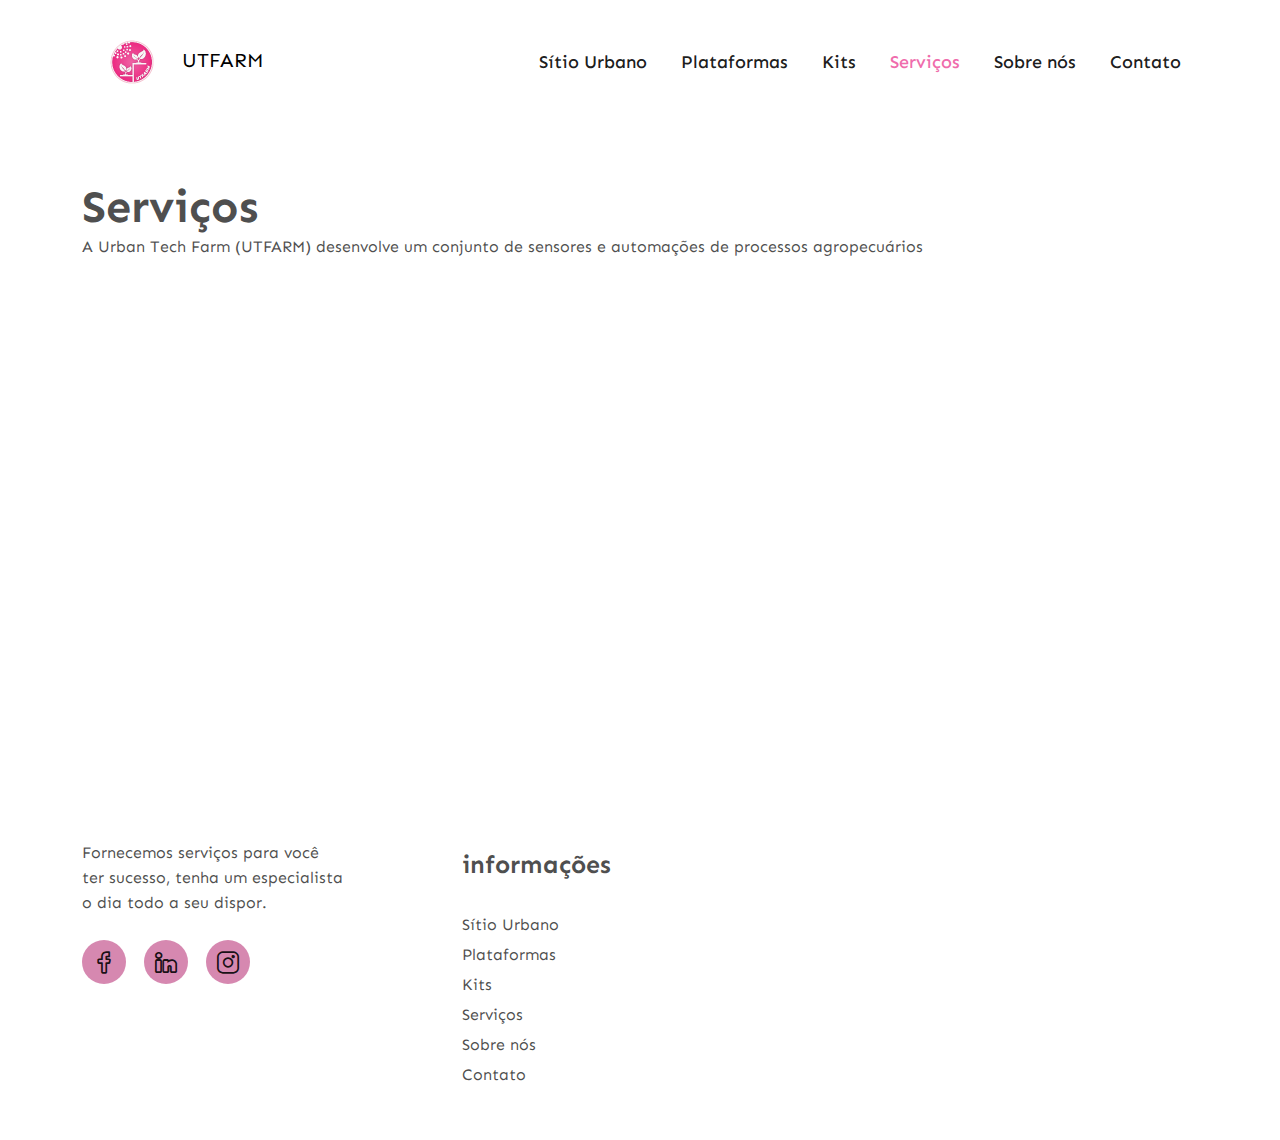
<file: serviços.html>
<!DOCTYPE html>
<html lang="en">

  <head>
    <meta charset="UTF-8">
    <meta http-equiv="X-UA-Compatible" content="IE=edge">
    <meta name="viewport" content="width=device-width, initial-scale=1.0">
    <link rel="shortcut icon" type="image/x-icon" href="./assets/images/logo/logo3.ico" />
    <title>UTFARM - Serviços</title>
    <!-- Place favicon.ico in the root directory -->

    <!-- ========================= CSS here ========================= -->
    <link rel="stylesheet" href="assets/css/bootstrap-5.0.0-beta2.min.css" />
    <link rel="stylesheet" href="assets/css/LineIcons.2.0.css" />
    <link rel="stylesheet" href="assets/css/tiny-slider.css" />
    <link rel="stylesheet" href="assets/css/animate.css" />
    <link rel="stylesheet" href="assets/css/main.css" />
    <link rel="stylesheet" href="assets/css/tamplate.css">
  </head>

  <body>
    <!-- ========================= preloader start ========================= -->
    <div class="preloader">
      <div class="loader">
        <div class="spinner">
          <div class="spinner-container">
            <div class="spinner-rotator">
              <div class="spinner-left">
                <div class="spinner-circle"></div>
              </div>
              <div class="spinner-right">
                <div class="spinner-circle"></div>
              </div>
            </div>
          </div>
        </div>
      </div>
    </div>
    <!-- preloader end -->


    <!-- ========================= header start ========================= -->
    <header class="header">
      <div class="navbar-area">
        <div class="container">
          <div class="row align-items-center">
            <div class="col-lg-12">
              <nav class="navbar navbar-expand-lg">
                <a class="navbar-brand" href="index.html">
                  <img src="assets/images/logo/logo2.png" alt="Logo" /><span>UTFARM</span>
                </a>
                <button class="navbar-toggler" type="button" data-bs-toggle="collapse"
                  data-bs-target="#navbarSupportedContent" aria-controls="navbarSupportedContent" aria-expanded="false"
                  aria-label="Toggle navigation">
                  <span class="toggler-icon"></span>
                  <span class="toggler-icon"></span>
                  <span class="toggler-icon"></span>
                </button>

                <div class="collapse navbar-collapse sub-menu-bar" id="navbarSupportedContent">
                  <div class="ms-auto">
                    <ul id="nav" class="navbar-nav ms-auto">
											<li class="nav-item">
												<a class="" href="sitio.html">Sítio Urbano</a>
											</li>
											<li class="nav-item">
												<a class="" href="plataformas.html">Plataformas</a>
											</li>
											<li class="nav-item">
												<a class="" href="kits.html">Kits</a>
											</li>
                      <li class="nav-item">
												<a class="page-scroll active" href="serviços.html">Serviços</a>
											</li>
											<li class="nav-item">
												<a class="" href="sobre.html">Sobre nós</a>
											</li>
											<li class="nav-item">
												<a class="" href="contato.html">Contato</a>
											</li>
										</ul>
                  </div>

                </div>
              </nav>
              <!-- navbar -->
            </div>
          </div>
          <!-- row -->
        </div>
        <!-- container -->
      </div>
      <!-- navbar area -->
    </header>
    <!-- ========================= header end ========================= -->


    <!-- ========================= Main ========================= -->


    <main>
      <section id="" class="tamplate-section">
        <div class="container">
          <div class="row align-items-center">
            
              <div class="hero-content">
                <h2>Serviços</h2>
                <p>A Urban Tech Farm (UTFARM) desenvolve um conjunto de sensores e automações de processos agropecuários
                  
                <br>
  
                </div>
          
          </div>
        </div>
      </section>
    </main>





    <!-- ========================= footer start ========================= -->
    <footer class="footer pt-120">
      <div class="container">
        <div class="row">
          <div class="col-xl-3 col-lg-4 col-md-6 col-sm-10">
            <div class="footer-widget">
              <p class="desc">Fornecemos serviços para você ter sucesso, tenha um especialista o dia todo a seu dispor.
              </p>
              <ul class="social-links">
                <li><a href="#0"><i class="lni lni-facebook"></i></a></li>
                <li><a href="#0"><i class="lni lni-linkedin"></i></a></li>
                <li><a href="#0"><i class="lni lni-instagram"></i></a></li>
              </ul>
            </div>
          </div>
          <div class="col-xl-2 col-lg-2 col-md-6 col-sm-6 offset-xl-1">
            <div class="footer-widget">
              <h3>informações</h3>
              <ul class="links">
                <li><a href="sitio.html">Sítio Urbano</a></li>
                <li><a href="plataformas.html">Plataformas</a></li>
                <li><a href="kits.html">Kits</a></li>
                <li><a href="serviços.html">Serviços</a></li>
                <li><a href="sobre.html">Sobre nós</a></li>
                <li><a href="contato.html">Contato</a></li>
              </ul>
            </div>
          </div>
          <div class="col-xl-3 col-lg-2 col-md-6 col-sm-6">
            <div class="footer-widget">
            </div>
          </div>
          <div class="col-xl-3 col-lg-4 col-md-6">
          </div>
        </div>
      </div>
    </footer>
    <!-- ========================= footer end ========================= -->


    <!-- ========================= scroll-top ========================= -->
    <a href="#" class="scroll-top btn-hover">
      <i class="lni lni-chevron-up"></i>
    </a>

    <!-- ========================= JS here ========================= -->
    <script src="assets/js/bootstrap-5.0.0-beta2.min.js"></script>
    <script src="assets/js/tiny-slider.js"></script>
    <script src="assets/js/wow.min.js"></script>
    <script src="assets/js/polyfill.js"></script>
    <script src="assets/js/main.js"></script>
  </body>

</html>
</file>
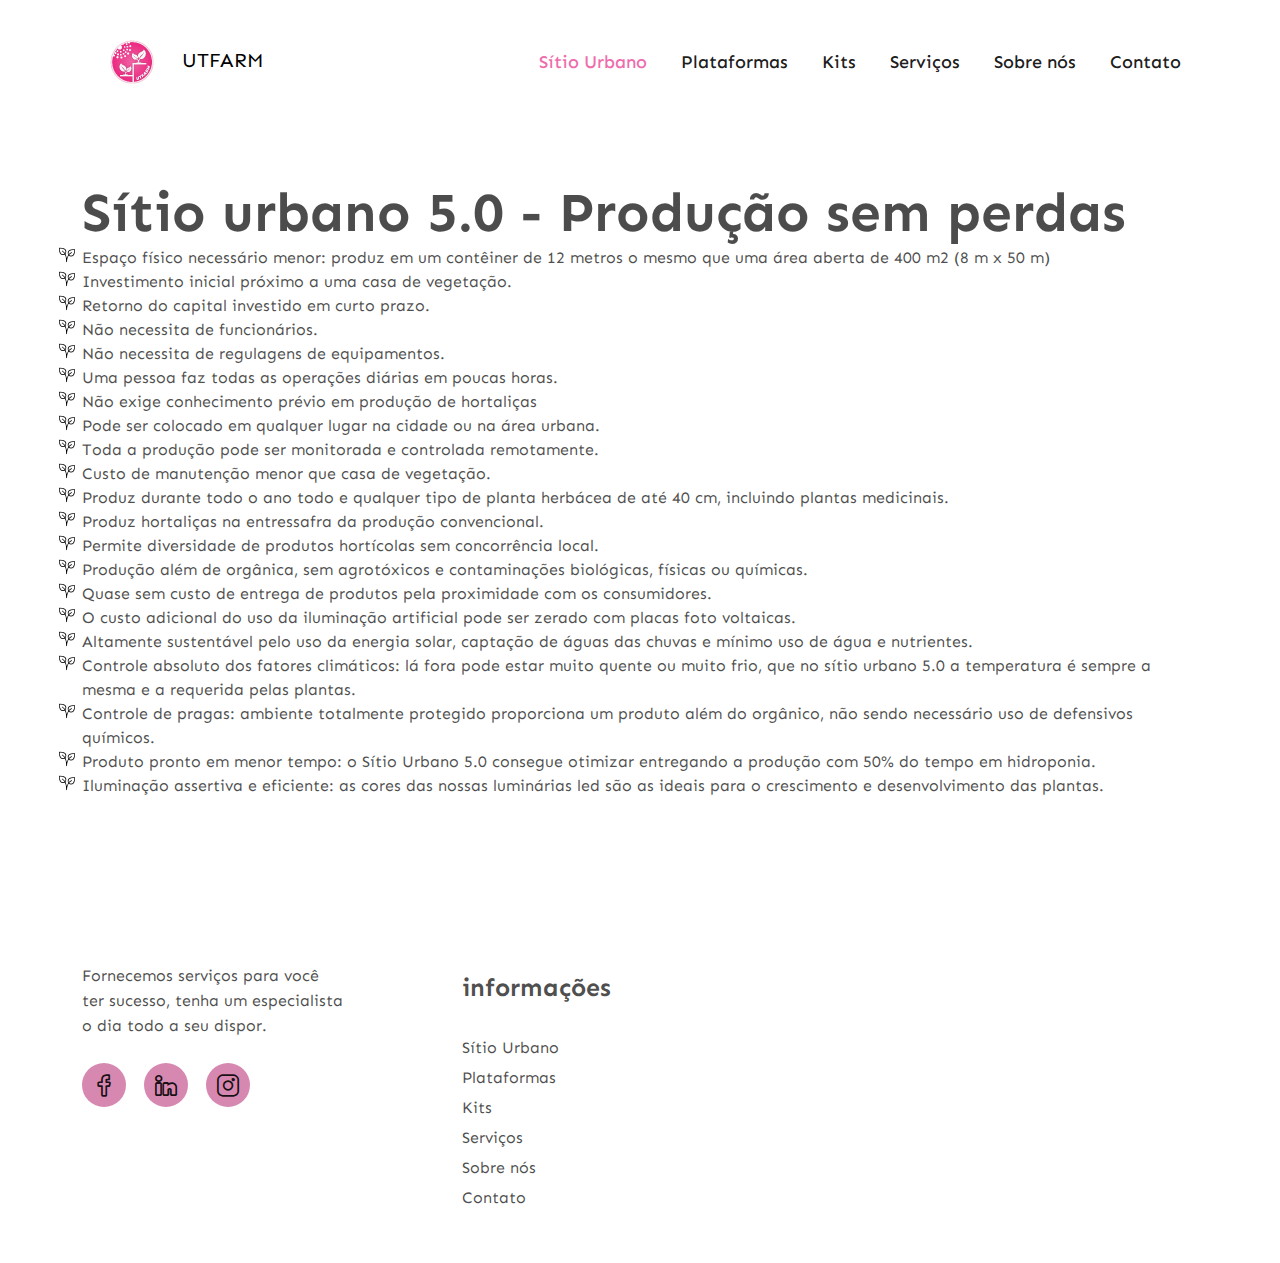
<file: sitio.html>
<!DOCTYPE html>
<html lang="en">

  <head>
    <meta charset="UTF-8">
    <meta http-equiv="X-UA-Compatible" content="IE=edge">
    <meta name="viewport" content="width=device-width, initial-scale=1.0">
    <link rel="shortcut icon" type="image/x-icon" href="./assets/images/logo/logo3.ico" />
    <title>UTFARM - Sítio urbano 5.0</title>
    <!-- Place favicon.ico in the root directory -->

    <!-- ========================= CSS here ========================= -->
    <link rel="stylesheet" href="assets/css/bootstrap-5.0.0-beta2.min.css" />
    <link rel="stylesheet" href="assets/css/LineIcons.2.0.css" />
    <link rel="stylesheet" href="assets/css/tiny-slider.css" />
    <link rel="stylesheet" href="assets/css/animate.css" />
    <link rel="stylesheet" href="assets/css/main.css" />
    <link rel="stylesheet" href="assets/css/tamplate.css">
  </head>

  <body>
    <!-- ========================= preloader start ========================= -->
    <div class="preloader">
      <div class="loader">
        <div class="spinner">
          <div class="spinner-container">
            <div class="spinner-rotator">
              <div class="spinner-left">
                <div class="spinner-circle"></div>
              </div>
              <div class="spinner-right">
                <div class="spinner-circle"></div>
              </div>
            </div>
          </div>
        </div>
      </div>
    </div>
    <!-- preloader end -->


    <!-- ========================= header start ========================= -->
    <header class="header">
      <div class="navbar-area">
        <div class="container">
          <div class="row align-items-center">
            <div class="col-lg-12">
              <nav class="navbar navbar-expand-lg">
                <a class="navbar-brand" href="index.html">
                  <img src="assets/images/logo/logo2.png" alt="Logo" /><span>UTFARM</span>
                </a>
                <button class="navbar-toggler" type="button" data-bs-toggle="collapse"
                  data-bs-target="#navbarSupportedContent" aria-controls="navbarSupportedContent" aria-expanded="false"
                  aria-label="Toggle navigation">
                  <span class="toggler-icon"></span>
                  <span class="toggler-icon"></span>
                  <span class="toggler-icon"></span>
                </button>

                <div class="collapse navbar-collapse sub-menu-bar" id="navbarSupportedContent">
                  <div class="ms-auto">
                    <ul id="nav" class="navbar-nav ms-auto">
                      <li class="nav-item">
                        <a class="page-scroll active" href="sitio.html">Sítio Urbano</a>
                      </li>
                      <li class="nav-item">
                        <a class="" href="plataformas.html">Plataformas</a>
                      </li>
                      <li class="nav-item">
                        <a class="" href="kits.html">Kits</a>
                      </li>
                      <li class="nav-item">
                        <a class="" href="serviços.html">Serviços</a>
                      </li>
                      <li class="nav-item">
                        <a class="" href="sobre.html">Sobre nós</a>
                      </li>
                      <li class="nav-item">
                        <a class="" href="contato.html">Contato</a>
                      </li>
                    </ul>
                  </div>

                </div>
              </nav>
              <!-- navbar -->
            </div>
          </div>
          <!-- row -->
        </div>
        <!-- container -->
      </div>
      <!-- navbar area -->
    </header>
    <!-- ========================= header end ========================= -->


    <!-- ========================= Main ========================= -->


    <main>
      <section id="" class="tamplate-section">
        <div class="container">
          <div class="row align-items-center">

            <div class="hero-content">
              <h1>Sítio urbano 5.0 - Produção sem perdas</h1>
              <article>
                <p>
                <ul>
                  <li>Espaço físico necessário menor: produz em um contêiner de 12 metros o mesmo que uma área aberta de
                    400 m2 (8 m x 50 m)</li>
                  <li>Investimento inicial próximo a uma casa de vegetação.</li>
                  <li>Retorno do capital investido em curto prazo.</li>
                  <li>Não necessita de funcionários.</li>
                  <li>Não necessita de regulagens de equipamentos.</li>
                  <li>Uma pessoa faz todas as operações diárias em poucas horas.</li>
                  <li>Não exige conhecimento prévio em produção de hortaliças</li>
                  <li>Pode ser colocado em qualquer lugar na cidade ou na área urbana.</li>
                  <li>Toda a produção pode ser monitorada e controlada remotamente.</li>
                  <li>Custo de manutenção menor que casa de vegetação.</li>
                  <li>Produz durante todo o ano todo e qualquer tipo de planta herbácea de até 40 cm, incluindo plantas
                    medicinais.</li>
                  <li>Produz hortaliças na entressafra da produção convencional.</li>
                  <li>Permite diversidade de produtos hortícolas sem concorrência local.</li>
                  <li>Produção além de orgânica, sem agrotóxicos e contaminações biológicas, físicas ou químicas.</li>
                  <li>Quase sem custo de entrega de produtos pela proximidade com os consumidores.</li>
                  <li>O custo adicional do uso da iluminação artificial pode ser zerado com placas foto voltaicas.</li>
                  <li>Altamente sustentável pelo uso da energia solar, captação de águas das chuvas e mínimo uso de água
                    e nutrientes.</li>
                  <li>Controle absoluto dos fatores climáticos: lá fora pode estar muito quente ou muito frio, que no
                    sítio urbano 5.0 a temperatura é sempre a mesma e a requerida pelas plantas.</li>
                  <li>Controle de pragas: ambiente totalmente protegido proporciona um produto além do orgânico, não
                    sendo necessário uso de defensivos químicos.</li>
                  <li>Produto pronto em menor tempo: o Sítio Urbano 5.0 consegue otimizar entregando a produção com 50%
                    do tempo em hidroponia.</li>
                  <li> Iluminação assertiva e eficiente: as cores das nossas luminárias led são as ideais para o
                    crescimento e desenvolvimento das plantas.</li>
                </ul>
                </p>
              </article>
            </div>

          </div>
        </div>
      </section>
    </main>





    <!-- ========================= footer start ========================= -->
    <footer class="footer pt-120">
      <div class="container">
        <div class="row">
          <div class="col-xl-3 col-lg-4 col-md-6 col-sm-10">
            <div class="footer-widget">
              <p class="desc">Fornecemos serviços para você ter sucesso, tenha um especialista o dia todo a seu dispor.
              </p>
              <ul class="social-links">
                <li><a href="#0"><i class="lni lni-facebook"></i></a></li>
                <li><a href="#0"><i class="lni lni-linkedin"></i></a></li>
                <li><a href="#0"><i class="lni lni-instagram"></i></a></li>
              </ul>
            </div>
          </div>
          <div class="col-xl-2 col-lg-2 col-md-6 col-sm-6 offset-xl-1">
            <div class="footer-widget">
              <h3>informações</h3>
              <ul class="links">
                <li><a href="sitio.html">Sítio Urbano</a></li>
                <li><a href="plataformas.html">Plataformas</a></li>
                <li><a href="kits.html">Kits</a></li>
                <li><a href="serviços.html">Serviços</a></li>
                <li><a href="sobre.html">Sobre nós</a></li>
                <li><a href="contato.html">Contato</a></li>
              </ul>
            </div>
          </div>
          <div class="col-xl-3 col-lg-2 col-md-6 col-sm-6">
            <div class="footer-widget">
            </div>
          </div>
          <div class="col-xl-3 col-lg-4 col-md-6">
          </div>
        </div>
      </div>
    </footer>
    <!-- ========================= footer end ========================= -->


    <!-- ========================= scroll-top ========================= -->
    <a href="#" class="scroll-top btn-hover">
      <i class="lni lni-chevron-up"></i>
    </a>

    <!-- ========================= JS here ========================= -->
    <script src="assets/js/bootstrap-5.0.0-beta2.min.js"></script>

    <script src="assets/js/tiny-slider.js"></script>
    <script src="assets/js/wow.min.js"></script>
    <script src="assets/js/polyfill.js"></script>
    <script src="assets/js/main.js"></script>
  </body>

</html>
</file>
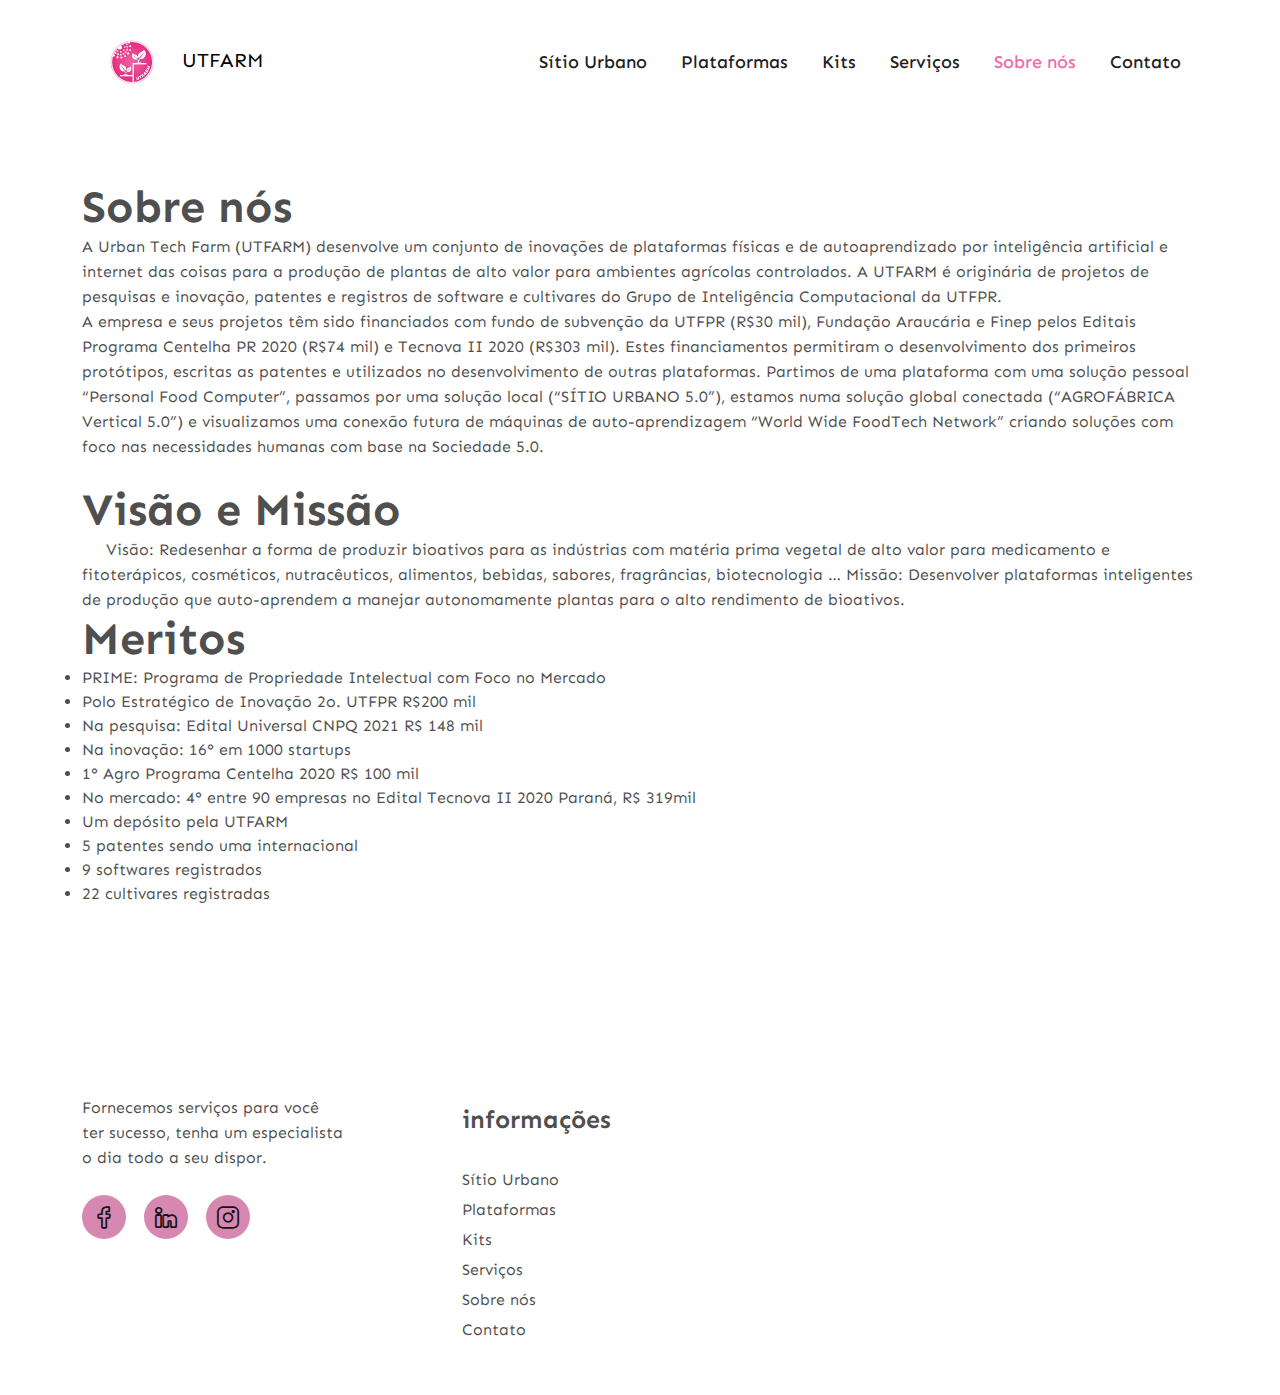
<file: sobre.html>
<!DOCTYPE html>
<html lang="en">

  <head>
    <meta charset="UTF-8">
    <meta http-equiv="X-UA-Compatible" content="IE=edge">
    <meta name="viewport" content="width=device-width, initial-scale=1.0">
    <link rel="shortcut icon" type="image/x-icon" href="./assets/images/logo/logo3.ico" />
    <title>UTFARM - Sobre</title>
    <!-- Place favicon.ico in the root directory -->

    <!-- ========================= CSS here ========================= -->
    <link rel="stylesheet" href="assets/css/bootstrap-5.0.0-beta2.min.css" />
    <link rel="stylesheet" href="assets/css/LineIcons.2.0.css" />
    <link rel="stylesheet" href="assets/css/tiny-slider.css" />
    <link rel="stylesheet" href="assets/css/animate.css" />
    <link rel="stylesheet" href="assets/css/main.css" />
    <link rel="stylesheet" href="assets/css/tamplate.css">
  </head>

  <body>
    <!-- ========================= preloader start ========================= -->
    <div class="preloader">
      <div class="loader">
        <div class="spinner">
          <div class="spinner-container">
            <div class="spinner-rotator">
              <div class="spinner-left">
                <div class="spinner-circle"></div>
              </div>
              <div class="spinner-right">
                <div class="spinner-circle"></div>
              </div>
            </div>
          </div>
        </div>
      </div>
    </div>
    <!-- preloader end -->


    <!-- ========================= header start ========================= -->
    <header class="header">
      <div class="navbar-area">
        <div class="container">
          <div class="row align-items-center">
            <div class="col-lg-12">
              <nav class="navbar navbar-expand-lg">
                <a class="navbar-brand" href="index.html">
                  <img src="assets/images/logo/logo2.png" alt="Logo" /><span>UTFARM</span>
                </a>
                <button class="navbar-toggler" type="button" data-bs-toggle="collapse"
                  data-bs-target="#navbarSupportedContent" aria-controls="navbarSupportedContent" aria-expanded="false"
                  aria-label="Toggle navigation">
                  <span class="toggler-icon"></span>
                  <span class="toggler-icon"></span>
                  <span class="toggler-icon"></span>
                </button>

                <div class="collapse navbar-collapse sub-menu-bar" id="navbarSupportedContent">
                  <div class="ms-auto">
                    <ul id="nav" class="navbar-nav ms-auto">
											<li class="nav-item">
												<a class="" href="sitio.html">Sítio Urbano</a>
											</li>
											<li class="nav-item">
												<a class="" href="plataformas.html">Plataformas</a>
											</li>
											<li class="nav-item">
												<a class="" href="kits.html">Kits</a>
											</li>
                      <li class="nav-item">
												<a class="" href="serviços.html">Serviços</a>
											</li>
											<li class="nav-item">
												<a class="page-scroll active" href="sobre.html">Sobre nós</a>
											</li>
											<li class="nav-item">
												<a class="" href="contato.html">Contato</a>
											</li>
										</ul>
                  </div>

                </div>
              </nav>
              <!-- navbar -->
            </div>
          </div>
          <!-- row -->
        </div>
        <!-- container -->
      </div>
      <!-- navbar area -->
    </header>
    <!-- ========================= header end ========================= -->


    <!-- ========================= Main ========================= -->


    <main>
      <section id="" class="tamplate-section">
        <div class="container">
          <div class="row align-items-center">
            
              <div class="hero-content">
                <h2>Sobre nós</h2>
                <p>A Urban Tech Farm (UTFARM) desenvolve um conjunto de inovações de plataformas físicas e de autoaprendizado por inteligência artificial e internet das coisas para a produção de plantas de alto valor para ambientes agrícolas controlados. A UTFARM é originária de projetos de pesquisas e inovação, patentes e registros de software e cultivares do Grupo de Inteligência Computacional da UTFPR.
                <br>
                  A empresa e seus projetos têm sido financiados com fundo de subvenção da UTFPR (R$30 mil), Fundação Araucária e Finep pelos Editais Programa Centelha PR 2020 (R$74 mil) e Tecnova II 2020 (R$303 mil). Estes financiamentos permitiram o desenvolvimento dos primeiros protótipos, escritas as patentes e utilizados no desenvolvimento de outras plataformas. Partimos de uma plataforma com uma solução pessoal “Personal Food Computer”, passamos por uma solução local (“SÍTIO URBANO 5.0”), estamos numa solução global conectada (“AGROFÁBRICA Vertical 5.0”) e visualizamos uma conexão futura de máquinas de auto-aprendizagem “World Wide FoodTech Network” criando soluções com foco nas necessidades humanas com base na Sociedade 5.0.</p></article>
                  <br>
                  <h2>Visão e Missão</h2>
                  <article>
                    <p>Visão: Redesenhar a forma de produzir bioativos para as indústrias com matéria prima vegetal de alto valor para medicamento e fitoterápicos, cosméticos, nutracêuticos, alimentos, bebidas, sabores, fragrâncias, biotecnologia … Missão: Desenvolver plataformas inteligentes de produção que auto-aprendem a manejar autonomamente plantas para o alto rendimento de bioativos.
                    <br>
                     </p></article>
                     <h2>Meritos</h2>
                     <article>
                       <p> 
                       
                        <li>PRIME: Programa de Propriedade Intelectual com Foco no Mercado</li>
                        <li>Polo Estratégico de Inovação 2o. UTFPR R$200 mil</li>
                        <li>Na pesquisa: Edital Universal CNPQ 2021 R$ 148 mil</li>
                        <li>Na inovação: 16° em 1000 startups</li>
                        <li>1° Agro Programa Centelha 2020 R$ 100 mil</li>
                        <li>No mercado: 4° entre 90 empresas no Edital Tecnova II 2020 Paraná, R$ 319mil</li>
                        <li>Um depósito pela UTFARM</li>
                        <li>5 patentes sendo uma internacional</li>
                        <li>9 softwares registrados</li>
                        <li>22 cultivares registradas</li>
                       <br>
                        </p></article>
                </div>
          
          </div>
        </div>
      </section>
    </main>





    <!-- ========================= footer start ========================= -->
    <footer class="footer pt-120">
      <div class="container">
        <div class="row">
          <div class="col-xl-3 col-lg-4 col-md-6 col-sm-10">
            <div class="footer-widget">
              <p class="desc">Fornecemos serviços para você ter sucesso, tenha um especialista o dia todo a seu dispor.
              </p>
              <ul class="social-links">
                <li><a href="#0"><i class="lni lni-facebook"></i></a></li>
                <li><a href="#0"><i class="lni lni-linkedin"></i></a></li>
                <li><a href="#0"><i class="lni lni-instagram"></i></a></li>
              </ul>
            </div>
          </div>
          <div class="col-xl-2 col-lg-2 col-md-6 col-sm-6 offset-xl-1">
            <div class="footer-widget">
              <h3>informações</h3>
              <ul class="links">
                <li><a href="sitio.html">Sítio Urbano</a></li>
                <li><a href="plataformas.html">Plataformas</a></li>
                <li><a href="kits.html">Kits</a></li>
                <li><a href="serviços.html">Serviços</a></li>
                <li><a href="sobre.html">Sobre nós</a></li>
                <li><a href="contato.html">Contato</a></li>
              </ul>
            </div>
          </div>
          <div class="col-xl-3 col-lg-2 col-md-6 col-sm-6">
            <div class="footer-widget">
            </div>
          </div>
          <div class="col-xl-3 col-lg-4 col-md-6">
          </div>
        </div>
      </div>
    </footer>
    <!-- ========================= footer end ========================= -->


    <!-- ========================= scroll-top ========================= -->
    <a href="#" class="scroll-top btn-hover">
      <i class="lni lni-chevron-up"></i>
    </a>

    <!-- ========================= JS here ========================= -->
    <script src="assets/js/bootstrap-5.0.0-beta2.min.js"></script>
    <script src="assets/js/tiny-slider.js"></script>
    <script src="assets/js/wow.min.js"></script>
    <script src="assets/js/polyfill.js"></script>
    <script src="assets/js/main.js"></script>
  </body>

</html>
</file>
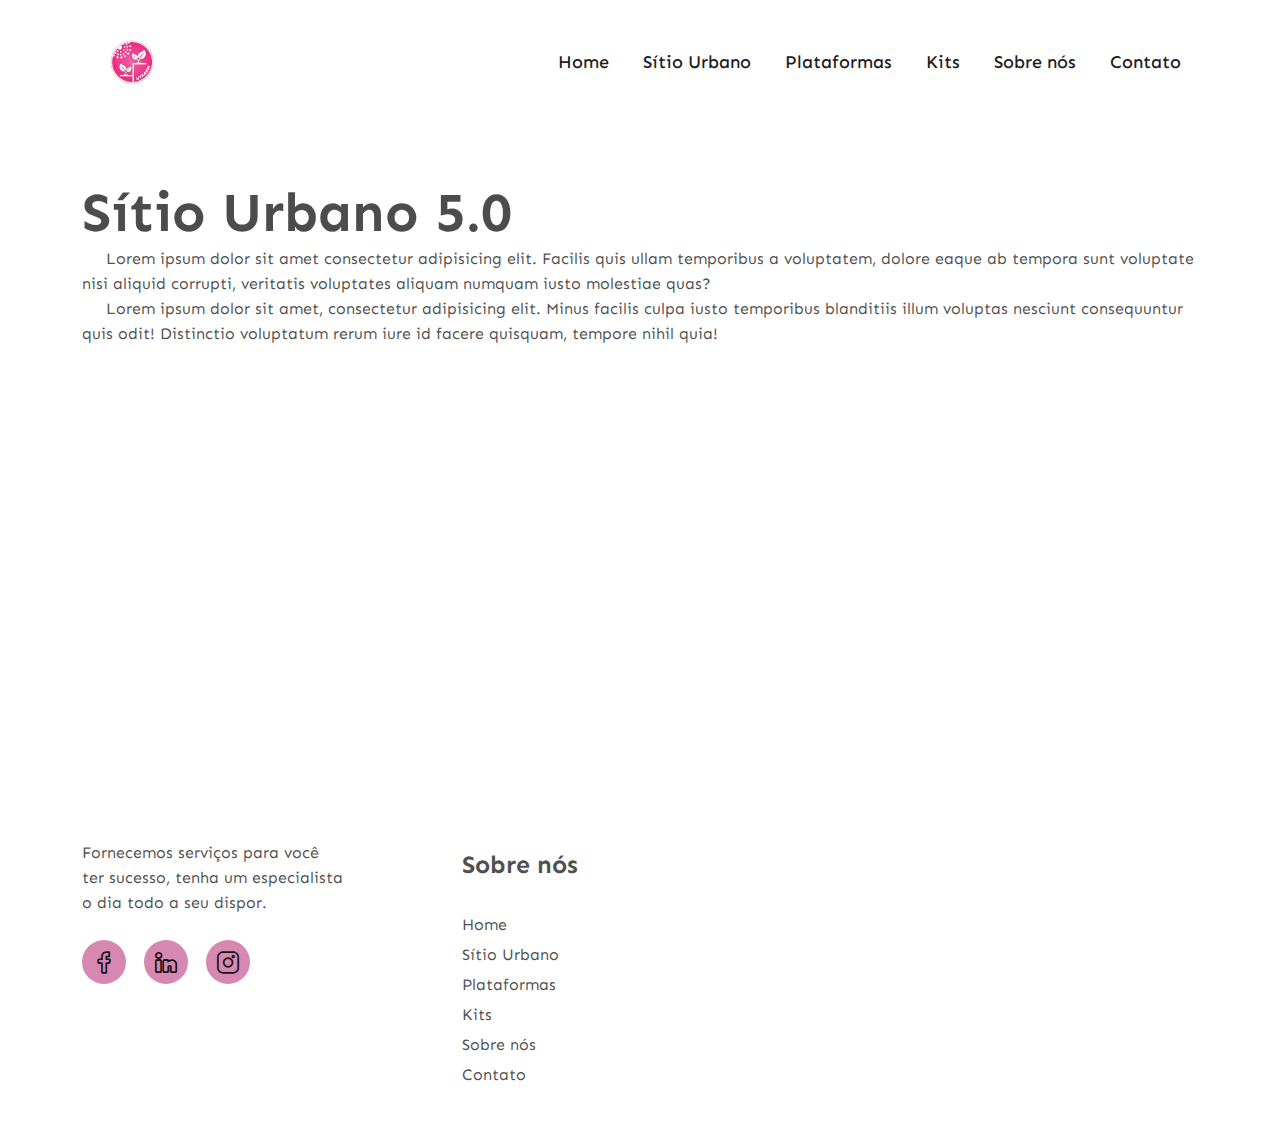
<file: template.html>
<!DOCTYPE html>
<html lang="en">

  <head>
    <meta charset="UTF-8">
    <meta http-equiv="X-UA-Compatible" content="IE=edge">
    <meta name="viewport" content="width=device-width, initial-scale=1.0">
    <link rel="shortcut icon" type="image/x-icon" href="./assets/images/logo/logo3.ico" />
    <title>UTFARM - Plataformas inteligêntes</title>
    <!-- Place favicon.ico in the root directory -->

    <!-- ========================= CSS here ========================= -->
    <link rel="stylesheet" href="assets/css/bootstrap-5.0.0-beta2.min.css" />
    <link rel="stylesheet" href="assets/css/LineIcons.2.0.css" />
    <link rel="stylesheet" href="assets/css/tiny-slider.css" />
    <link rel="stylesheet" href="assets/css/animate.css" />
    <link rel="stylesheet" href="assets/css/main.css" />
    <link rel="stylesheet" href="assets/css/tamplate.css">
  </head>

  <body>
    <!-- ========================= preloader start ========================= -->
    <div class="preloader">
      <div class="loader">
        <div class="spinner">
          <div class="spinner-container">
            <div class="spinner-rotator">
              <div class="spinner-left">
                <div class="spinner-circle"></div>
              </div>
              <div class="spinner-right">
                <div class="spinner-circle"></div>
              </div>
            </div>
          </div>
        </div>
      </div>
    </div>
    <!-- preloader end -->


    <!-- ========================= header start ========================= -->
    <header class="header">
      <div class="navbar-area">
        <div class="container">
          <div class="row align-items-center">
            <div class="col-lg-12">
              <nav class="navbar navbar-expand-lg">
                <a class="navbar-brand" href="index.html">
                  <img src="assets/images/logo/logo2.png" alt="Logo" />
                </a>
                <button class="navbar-toggler" type="button" data-bs-toggle="collapse"
                  data-bs-target="#navbarSupportedContent" aria-controls="navbarSupportedContent" aria-expanded="false"
                  aria-label="Toggle navigation">
                  <span class="toggler-icon"></span>
                  <span class="toggler-icon"></span>
                  <span class="toggler-icon"></span>
                </button>

                <div class="collapse navbar-collapse sub-menu-bar" id="navbarSupportedContent">
                  <div class="ms-auto">
                    <ul id="nav" class="navbar-nav ms-auto">
                      <li class="nav-item">
                        <a class="page-scroll" href="#home">Home</a>
                      </li>
                      <li class="nav-item">
                        <a class="page-scroll" href="#">Sítio Urbano</a>
                      </li>
                      <li class="nav-item">
                        <a class="page-scroll" href="#">Plataformas</a>
                      </li>
                      <li class="nav-item">
                        <a class="page-scroll" href="#">Kits</a>
                      </li>
                      <li class="nav-item">
                        <a class="page-scroll" href="#">Sobre nós</a>
                      </li>
                      <li class="nav-item">
                        <a class="" href="#0">Contato</a>
                      </li>
                    </ul>
                  </div>

                </div>
              </nav>
              <!-- navbar -->
            </div>
          </div>
          <!-- row -->
        </div>
        <!-- container -->
      </div>
      <!-- navbar area -->
    </header>
    <!-- ========================= header end ========================= -->


    <!-- ========================= Main ========================= -->


    <main>
      <section id="" class="tamplate-section">
        <div class="container">
          <div class="row align-items-center">
            
              <div class="hero-content">
                <h1>Sítio Urbano 5.0</h1>
                <article><p>Lorem ipsum dolor sit amet consectetur adipisicing elit. Facilis quis ullam temporibus a voluptatem, dolore eaque ab tempora sunt voluptate nisi aliquid corrupti, veritatis voluptates aliquam numquam iusto molestiae quas?</p>
                <p>Lorem ipsum dolor sit amet, consectetur adipisicing elit. Minus facilis culpa iusto temporibus blanditiis illum voluptas nesciunt consequuntur quis odit! Distinctio voluptatum rerum iure id facere quisquam, tempore nihil quia!</p></article>
              </div>
          
          </div>
        </div>
      </section>
    </main>





    <!-- ========================= footer start ========================= -->
    <footer class="footer pt-120">
      <div class="container">
        <div class="row">
          <div class="col-xl-3 col-lg-4 col-md-6 col-sm-10">
            <div class="footer-widget">
              <p class="desc">Fornecemos serviços para você ter sucesso, tenha um especialista o dia todo a seu dispor.
              </p>
              <ul class="social-links">
                <li><a href="#0"><i class="lni lni-facebook"></i></a></li>
                <li><a href="#0"><i class="lni lni-linkedin"></i></a></li>
                <li><a href="#0"><i class="lni lni-instagram"></i></a></li>
              </ul>
            </div>
          </div>
          <div class="col-xl-2 col-lg-2 col-md-6 col-sm-6 offset-xl-1">
            <div class="footer-widget">
              <h3>Sobre nós</h3>
              <ul class="links">
                <li><a href="#0">Home</a></li>
                <li><a href="#0">Sítio Urbano</a></li>
                <li><a href="#0">Plataformas</a></li>
                <li><a href="#0">Kits</a></li>
                <li><a href="#0">Sobre nós</a></li>
                <li><a href="#0">Contato</a></li>
              </ul>
            </div>
          </div>
          <div class="col-xl-3 col-lg-2 col-md-6 col-sm-6">
            <div class="footer-widget">
            </div>
          </div>
          <div class="col-xl-3 col-lg-4 col-md-6">
          </div>
        </div>
      </div>
    </footer>
    <!-- ========================= footer end ========================= -->


    <!-- ========================= scroll-top ========================= -->
    <a href="#" class="scroll-top btn-hover">
      <i class="lni lni-chevron-up"></i>
    </a>

    <!-- ========================= JS here ========================= -->
    <script src="assets/js/bootstrap-5.0.0-beta2.min.js"></script>
    <script src="assets/js/tiny-slider.js"></script>
    <script src="assets/js/wow.min.js"></script>
    <script src="assets/js/polyfill.js"></script>
    <script src="assets/js/main.js"></script>
  </body>

</html>
</file>
<file: assets/css/tiny-slider.css>
.tns-outer{padding:0 !important}.tns-outer [hidden]{display:none !important}.tns-outer [aria-controls],.tns-outer [data-action]{cursor:pointer}.tns-slider{-webkit-transition:all 0s;-moz-transition:all 0s;transition:all 0s}.tns-slider>.tns-item{-webkit-box-sizing:border-box;-moz-box-sizing:border-box;box-sizing:border-box}.tns-horizontal.tns-subpixel{white-space:nowrap}.tns-horizontal.tns-subpixel>.tns-item{display:inline-block;vertical-align:top;white-space:normal}.tns-horizontal.tns-no-subpixel:after{content:'';display:table;clear:both}.tns-horizontal.tns-no-subpixel>.tns-item{float:left}.tns-horizontal.tns-carousel.tns-no-subpixel>.tns-item{margin-right:-100%}.tns-no-calc{position:relative;left:0}.tns-gallery{position:relative;left:0;min-height:1px}.tns-gallery>.tns-item{position:absolute;left:-100%;-webkit-transition:transform 0s, opacity 0s;-moz-transition:transform 0s, opacity 0s;transition:transform 0s, opacity 0s}.tns-gallery>.tns-slide-active{position:relative;left:auto !important}.tns-gallery>.tns-moving{-webkit-transition:all 0.25s;-moz-transition:all 0.25s;transition:all 0.25s}.tns-autowidth{display:inline-block}.tns-lazy-img{-webkit-transition:opacity 0.6s;-moz-transition:opacity 0.6s;transition:opacity 0.6s;opacity:0.6}.tns-lazy-img.tns-complete{opacity:1}.tns-ah{-webkit-transition:height 0s;-moz-transition:height 0s;transition:height 0s}.tns-ovh{overflow:hidden}.tns-visually-hidden{position:absolute;left:-10000em}.tns-transparent{opacity:0;visibility:hidden}.tns-fadeIn{opacity:1;filter:alpha(opacity=100);z-index:0}.tns-normal,.tns-fadeOut{opacity:0;filter:alpha(opacity=0);z-index:-1}.tns-vpfix{white-space:nowrap}.tns-vpfix>div,.tns-vpfix>li{display:inline-block}.tns-t-subp2{margin:0 auto;width:310px;position:relative;height:10px;overflow:hidden}.tns-t-ct{width:2333.3333333%;width:-webkit-calc(100% * 70 / 3);width:-moz-calc(100% * 70 / 3);width:calc(100% * 70 / 3);position:absolute;right:0}.tns-t-ct:after{content:'';display:table;clear:both}.tns-t-ct>div{width:1.4285714%;width:-webkit-calc(100% / 70);width:-moz-calc(100% / 70);width:calc(100% / 70);height:10px;float:left}

/*# sourceMappingURL=sourcemaps/tiny-slider.css.map */
</file>
<file: assets/css/chat.css>
*,*::before,*::after {
  box-sizing: border-box;
}

@keyframes scaleAnim{
	0%{transform: scaleY(0); opacity: 0;}
	100%{transform: scaleY(1); opacity: 1; }
}

input:not([type="submit"]),
textarea{
	

	padding: 10px 16px;
	margin: 0 0 15px 0;
	font: 14px/22px "Open Sans", sans-serif;
	background-color: white;
	height: 42px;
	outline: none;
	width: 100%;
	text-align: left;
	border-radius: 4px;
}



textarea{
	height: 100px
}
input[type="submit"]{
  border: 0px;
  color: white;
  padding: 11px 25px;
  margin: 0 0 15px 0;
  font: 14px/20px "Open Sans", sans-serif;
  height: 42px;
  outline: none;
  width: auto;
  border-radius: 4px;
  text-transform: uppercase;
  text-align: center;
}

/*ChatBot*/
.chat_icon{
	position: fixed;
	bottom: 22px;
	right: 90px;
	z-index: 1000;
	padding: 0;
	font-size: 40px;
	color: #E8DAEF;
	cursor: pointer;
}

.chat_box{
	width: 420px;
	height: 80vh;
	position: fixed;
	bottom: 100px;
	right: 30px;
	background:#E8DAEF;
	z-index: 3001;
	transition: all 0.3s ease-out;
	transform: scaleY(0);
	border-radius: 10px;
}

.chat_box.active{
	transform: scaleY(1);
}
#messages{
	padding: 20px;
}
.my-conv-form-wrapper textarea{
	height: 30px;
	overflow: hidden;
	resize: none;
}
.hidden{
	display: none !important;
}

@media only screen and (max-width: 420px) {
	.chat_box{
		width: 60vw;
		/* height: 150vw; */
	}
	textarea{
		width: 60vw;
		/* height: 150vw; */
	}
}
</file>
<file: assets/css/sliding-background.css>
.patrocinio{
    overflow: hidden;
    margin-top: 35vh;
}



.sliding-background {
    background: url("../images/logo/logo.png") repeat-x;
    background-position: center center;
    /* background-size: cover; */
    filter: grayscale(100);
    width: 60000px;
    height: 30vh;
    animation: slide 100s linear infinite;
    transition: ease-in-out 0.5s;
}

.sliding-background:hover{
    filter: grayscale(0);
}

@keyframes slide {
    0% {
        transform: translate3d(0, 0, 0);
    }

    100% {
        transform: translate3d(-20000px, 0, 0);
    }
}
</file>
<file: assets/css/contato.css>
*{
	padding: 0;
	margin: 0;
	box-sizing: border-box;
}




.contact-container{
	position: relative;
	max-width: 100%;
	height: 100%;
	
	display: flex;
	justify-content: center;
	align-items: center;
	padding: 200px 100px;
}


.contact-container:after{
	content: '';
	position: absolute;
	width: 100%;
	height: 100%;
	left: 0;
	top: 0;
	background-color: #fff;
	/*background: url("img/azul1.jpg") no-repeat center;*/
	background-size: cover;
	filter: blur(50px);
	z-index: -1;
}
.contact-box{
	max-width: 850px;
	display: grid;
	grid-template-columns: repeat(2, 1fr);
	justify-content: center;
	align-items: center;
	text-align: center;
	background-color: #fff;
	box-shadow: 0px 0px 19px 5px rgba(0,0,0,0.19);
}

.left{
	background: url("../images/contato/azul1.jpg") no-repeat center;
	background-size: cover;
	height: 100%;
}

.right{
	padding: 25px 40px;
}

h2{
	position: relative;
	padding: 0 0 10px;
	margin-bottom: 10px;
}

h2:after{
	content: '';
    position: absolute;
    left: 50%;
    bottom: 0;
    transform: translateX(-50%);
    height: 4px;
    width: 50px;
    border-radius: 2px;
    background-color: rgb(214,105,154);
}

.field{
	width: 100%;
	border: 2px solid rgba(0, 0, 0, 0);
	outline: none;
	background-color: rgba(230, 230, 230, 0.6);
	padding: 0.5rem 1rem;
	font-size: 1.1rem;
	margin-bottom: 22px;
	transition: .3s;
}


.field:hover{
	background-color: rgba(0, 0, 0, 0.1);
}

textarea{
	min-height: 150px;
}

.btn{
	width: 100%;
	padding: 0.5rem 1rem;
	background-color: rgb(214,105,154);
	color: #fff;
	font-size: 1.1rem;
	border: none;
	outline: none;
	cursor: pointer;
	transition: .3s;
}

.btn:hover{
    background-color: rgb(214,105,154);
}


@media screen and (max-width: 880px){
	.contact-box{
		grid-template-columns: 1fr;
	}
	.left{
		height: 200px;
	}
}

header .navbar-area .container a:hover{
	color:#ef6cac
}

footer.space.pt-120{
	margin: 0;
	padding: 0;
}
</file>
<file: assets/css/tamplate.css>
.tamplate-section {
    /* background: linear-gradient(180deg, #d688b0 0%, rgba(255, 255, 255, 0) 70.47%); */
    z-index: 1;
    padding-top: 20vh;
    padding-bottom: 5vh;
    min-height: 80vh;
    
}




@media only screen and (min-width: 768px) and (max-width: 991px),
(max-width: 767px) {
    .tamplate-section {
        height: auto;
    }
}

.tamplate-section article p {
    text-indent: 1.5em;
}

.hero-content ul{
    display: flex;
    flex-direction: column;
    align-items: flex-start;
    list-style-image: url("../images/hero/plant.png");
}

.tamplate-section .hero-content .accordion-item .about-image{
    bottom:0%;
}


.accordion-item .about-section{
    padding-top: 30px;
}

footer.space{
    padding: 0;
    margin: 0;
}
</file>
<file: assets/css/main.css>
/* ============================
  Template Name: SaaSdeck
  Author: uideck
  Description: Bootstrap 5 SaaS Landing Page.
  Version: 1.0
=============================== */
/*===========================
		COMMON css
===========================*/
@import url("https://fonts.googleapis.com/css2?family=Sen:wght@400;700;800&display=swap");
html {
  scroll-behavior: smooth;
}

body {
  font-family: "Sen", sans-serif;
  font-weight: normal;
  font-style: normal;
  color: rgba(0, 0, 0, 0.7);
  overflow-x: hidden;
}

* {
  margin: 0;
  padding: 0;
  box-sizing: border-box;
}

a:focus,
input:focus,
textarea:focus,
button:focus,
.btn:focus,
.btn.focus,
.btn:not(:disabled):not(.disabled).active,
.btn:not(:disabled):not(.disabled):active {
  text-decoration: none;
  outline: none;
  box-shadow: none;
}

a:hover {
  color: #ef6cac; 
}

a {
  transition: all 0.3s ease-out 0s;
}

a,
a:focus,
a:hover {
  text-decoration: none;
}

i,
span,
a {
  display: inline-block;
}

audio,
canvas,
iframe,
img,
svg,
video {
  vertical-align: middle;
}

h1,
h2,
h3,
h4,
h5,
h6 {
  font-weight: 700;
  margin: 0px;
}

h1 a,
h2 a,
h3 a,
h4 a,
h5 a,
h6 a {
  color: inherit;
}

h1 {
  font-size: 55px;
}

h2 {
  font-size: 45px;
}

@media only screen and (min-width: 992px) and (max-width: 1199px) {
  .section-title h2 {
    font-size: 38px;
  }
}

@media (max-width: 767px) {
  .section-title h2 {
    font-size: 38px;
  }
}

h3 {
  font-size: 25px;
}

h4 {
  font-size: 20px;
}

h5 {
  font-size: 18px;
}

h6 {
  font-size: 16px;
}

ul,
ol {
  margin: 0px;
  padding: 0px;
  list-style-type: none;
}

p {
  font-size: 16px;
  font-weight: 400;
  line-height: 25px;
  margin: 0px;
}

.img-bg {
  background-position: center center;
  background-size: cover;
  background-repeat: no-repeat;
  width: 100%;
  height: 100%;
}

.gray-bg-1 {
  background-color: #fafafa;
}

.gray-bg-2 {
  background-color: #f2f2f2;
}

.error {
  color: orangered;
}

.success {
  color: green;
}

@media (max-width: 767px) {
  .container {
    padding: 0 30px;
  }
  .container.tamplate {
    padding: 0 0px;
    width: 100%;
  }
}

/*===== All Button Style =====*/
.main-btn {
  display: inline-block;
  font-weight: 400;
  text-align: center;
  white-space: nowrap;
  vertical-align: middle;
  user-select: none;
  padding: 18px 28px;
  font-size: 18px;
  line-height: 1;
  border-radius: 10px;
  color: #fff;
  cursor: pointer;
  z-index: 5;
  transition: all .4s ease-in-out;
  border: 2px solid transparent;
  background: #ef6cac;
  overflow: hidden;
}

.main-btn:hover {
  color: #fff;
}

.main-btn.border-btn {
  border: 2px solid #e83a8a;
  background: transparent;
  color: #e83a8a;
}

.main-btn.border-btn:hover::after {
  background-color: rgb(244,215,227);
}

.btn-hover {
  position: relative;
  overflow: hidden;
}

.btn-hover::after {
  content: '';
  position: absolute;
  width: 0%;
  height: 0%;
  border-radius: 50%;
  background: rgba(0, 0, 0, 0.05);
  top: 50%;
  left: 50%;
  padding: 50%;
  z-index: -1;
  transition: all 0.3s ease-out 0s;
  transform: translate3d(-50%, -50%, 0) scale(0);
}

.btn-hover:hover::after {
  transform: translate3d(-50%, -50%, 0) scale(1.3);
}

.scroll-top {
  width: 45px;
  height: 45px;
  background: #ef6cac;
  display: none;
  justify-content: center;
  align-items: center;
  font-size: 18px;
  color: #fff;
  border-radius: 5px;
  position: fixed;
  bottom: 30px;
  right: 30px;
  z-index: 9;
  cursor: pointer;
  transition: all 0.3s ease-out 0s;
}

.scroll-top:hover {
  color: #fff;
  background: #ef6cac(55, 194, 204, 0.8);
}

@keyframes animation1 {
  0% {
    transform: translateY(30px);
  }
  50% {
    transform: translateY(-30px);
  }
  100% {
    transform: translateY(30px);
  }
}

/*===== All Preloader Style =====*/
.preloader {
  /* Body Overlay */
  position: fixed;
  top: 0;
  left: 0;
  display: table;
  height: 100%;
  width: 100%;
  /* Change Background Color */
  background: #fff;
  z-index: 99999;
}

.preloader .loader {
  display: table-cell;
  vertical-align: middle;
  text-align: center;
}

.preloader .loader .spinner {
  position: absolute;
  left: 50%;
  top: 50%;
  width: 64px;
  margin-left: -32px;
  z-index: 18;
  pointer-events: none;
}

.preloader .loader .spinner .spinner-container {
  pointer-events: none;
  position: absolute;
  width: 100%;
  padding-bottom: 100%;
  top: 50%;
  left: 50%;
  margin-top: -50%;
  margin-left: -50%;
  animation: spinner-linspin 1568.2353ms linear infinite;
}

.preloader .loader .spinner .spinner-container .spinner-rotator {
  position: absolute;
  width: 100%;
  height: 100%;
  animation: spinner-easespin 5332ms cubic-bezier(0.4, 0, 0.2, 1) infinite both;
}

.preloader .loader .spinner .spinner-container .spinner-rotator .spinner-left {
  position: absolute;
  top: 0;
  left: 0;
  bottom: 0;
  overflow: hidden;
  right: 50%;
}

.preloader .loader .spinner .spinner-container .spinner-rotator .spinner-right {
  position: absolute;
  top: 0;
  right: 0;
  bottom: 0;
  overflow: hidden;
  left: 50%;
}

.preloader .loader .spinner-circle {
  box-sizing: border-box;
  position: absolute;
  width: 200%;
  height: 100%;
  border-style: solid;
  /* Spinner Color */
  border-color: #e83a8a #e83a8a rgba(0, 0, 0, 0.1);
  border-radius: 50%;
  border-width: 6px;
}

.preloader .loader .spinner-left .spinner-circle {
  left: 0;
  right: -100%;
  border-right-color: rgba(0, 0, 0, 0.1);
  animation: spinner-left-spin 1333ms cubic-bezier(0.4, 0, 0.2, 1) infinite both;
}

.preloader .loader .spinner-right .spinner-circle {
  left: -100%;
  right: 0;
  border-left-color: rgba(0, 0, 0, 0.1);
  animation: right-spin 1333ms cubic-bezier(0.4, 0, 0.2, 1) infinite both;
}

/* Preloader Animations */

@keyframes spinner-linspin {
  to {
    transform: rotate(360deg);
  }
}

@keyframes spinner-easespin {
  12.5% {
    transform: rotate(135deg);
  }
  25% {
    transform: rotate(270deg);
  }
  37.5% {
    transform: rotate(405deg);
  }
  50% {
    transform: rotate(540deg);
  }
  62.5% {
    transform: rotate(675deg);
  }
  75% {
    transform: rotate(810deg);
  }
  87.5% {
    transform: rotate(945deg);
  }
  to {
    transform: rotate(1080deg);
  }
}

@keyframes spinner-left-spin {
  0% {
    transform: rotate(130deg);
  }
  50% {
    transform: rotate(-5deg);
  }
  to {
    transform: rotate(130deg);
  }
}

@keyframes right-spin {
  0% {
    transform: rotate(-130deg);
  }
  50% {
    transform: rotate(5deg);
  }
  to {
    transform: rotate(-130deg);
  }
}

/*=========================== 
	NAVBAR CSS 
============================= */
.navbar-area {
  position: absolute;
  top: 0;
  left: 0;
  width: 100%;
  z-index: 99;
  transition: all 0.3s ease-out 0s;
}

.sticky {
  position: fixed;
  z-index: 99;
  background-color: #fff;
  box-shadow: 0px 20px 50px 0px rgba(0, 0, 0, 0.05);
  transition: all 0.3s ease-out 0s;
}

.sticky .navbar .navbar-nav .nav-item a {
  color: rgba(0, 0, 0, 0.9);
}

.sticky .navbar .navbar-nav .nav-item a.active, .sticky .navbar .navbar-nav .nav-item a:hover {
  color: #ef6cac;
}

.sticky .navbar .navbar-nav .nav-item a.active::before, .sticky .navbar .navbar-nav .nav-item a:hover::before {
  background: #ef6cac;
}

.sticky .navbar .header-btn .main-btn {
  color: #fff;
}

.sticky .navbar .navbar-toggler .toggler-icon {
  background: rgba(0, 0, 0, 0.9);
}

.navbar {
  border-radius: 5px;
  position: relative;
  transition: all 0.3s ease-out 0s;
  padding: 10px 0;
}

@media only screen and (min-width: 768px) and (max-width: 991px), (max-width: 767px) {
  .navbar {
    padding: 15px 0;
  }
}

.navbar-brand {
  padding: 0;
}

.navbar-brand span {
  color: black;
  transition: 0.2s ease;
}

.navbar-brand:hover span{
  color: #ef6cac;
}

.navbar-brand img {
  max-width: 180px;
}

.navbar-toggler {
  padding: 0;
}

@media only screen and (min-width: 768px) and (max-width: 991px), (max-width: 767px) {
  .navbar-toggler {
    position: absolute;
    right: 0;
  }
}

.navbar-toggler:focus {
  outline: none;
  box-shadow: none;
}

.navbar-toggler .toggler-icon {
  width: 30px;
  height: 2px;
  background-color: rgba(0, 0, 0, 0.9);
  display: block;
  margin: 5px 0;
  position: relative;
  transition: all 0.3s ease-out 0s;
}

.navbar-toggler.active .toggler-icon:nth-of-type(1) {
  transform: rotate(45deg);
  top: 7px;
}

.navbar-toggler.active .toggler-icon:nth-of-type(2) {
  opacity: 0;
}

.navbar-toggler.active .toggler-icon:nth-of-type(3) {
  transform: rotate(135deg);
  top: -7px;
}

@media only screen and (min-width: 768px) and (max-width: 991px), (max-width: 767px) {
  .navbar-collapse {
    position: absolute;
    top: 100%;
    left: 0;
    width: 100%;
    background-color: #fff;
    z-index: 9;
    box-shadow: 0px 15px 20px 0px rgba(0, 0, 0, 0.1);
    padding: 5px 12px;
  }
}

.navbar-nav .nav-item {
  position: relative;
  padding: 8px 0;
}

@media only screen and (min-width: 768px) and (max-width: 991px), (max-width: 767px) {
  .navbar-nav .nav-item {
    padding: 0px;
    margin-left: 20px;
  }
}

@media (max-width: 767px) {
  .navbar-nav .nav-item:first-child {
    margin-top: 20px;
  }
}

@media only screen and (min-width: 768px) and (max-width: 991px), (max-width: 767px) {
  .navbar-nav .nav-item:last-child {
    margin-bottom: 20px;
  }
}

.navbar-nav .nav-item a {
  color: rgba(0, 0, 0, 0.9);
  transition: all 0.3s ease-out 0s;
  padding: 8px 17px;
  position: relative;
  font-weight: 500;
  font-size: 18px;
  text-align: center;
}


@media only screen and (min-width: 768px) and (max-width: 991px), (max-width: 767px) {
  .navbar-nav .nav-item a {
    display: inline-block;
    padding: 6px 0px;
    color: rgba(0, 0, 0, 0.9);
  }
}

.navbar-nav .nav-item a:hover, .navbar-nav .nav-item a.active {
  color: #ef6cac;
}

@media (max-width: 767px) {
  .header-btn {
    display: none;
  }
}

@media only screen and (min-width: 550px) and (max-width: 767px) {
  .header-btn {
    display: flex;
  }
}

.header-btn .main-btn {
  color: #fff;
  background: #e83a8a;
  padding: 12px 22px;
  margin-left: 15px;
}

@media only screen and (min-width: 768px) and (max-width: 991px), (max-width: 767px) {
  .header-btn .main-btn {
    padding: 8px 20px;
    margin-right: 60px;
    margin-left: 0px;
  }
}

/* ====================
		HERO CSS
======================= */
.hero-section {
  position: relative;
  overflow: hidden;
  height: 780px;
  display: flex;
  align-items: center;
  /* background: linear-gradient(180deg, #d688b0 0%, rgba(255, 255, 255, 0) 93.47%); */
  z-index: 1;
}

@media only screen and (min-width: 1200px) and (max-width: 1399px) {
  .hero-section {
    height: 650px;
  }
}

@media only screen and (min-width: 992px) and (max-width: 1199px) {
  .hero-section {
    height: 640px;
  }
}

@media only screen and (min-width: 768px) and (max-width: 991px), (max-width: 767px) {
  .hero-section {
    height: auto;
    padding: 100px 0;
  }
}

.hero-section::after {
  content: '';
  position: absolute;
  width: 862px;
  height: 862px;
  border-radius: 50%;
  right: -150px;
  top: -150px;
  background: #d688b0;
  z-index: -1;
}

@media only screen and (min-width: 1200px) and (max-width: 1399px) {
  .hero-section::after {
    width: 780px;
    height: 780px;
  }
}

@media only screen and (min-width: 992px) and (max-width: 1199px) {
  .hero-section::after {
    width: 750px;
    height: 750px;
  }
}

@media only screen and (min-width: 768px) and (max-width: 991px), (max-width: 767px) {
  .hero-section::after {
    display: none;
  }
}

@media only screen and (min-width: 768px) and (max-width: 991px) {
  .hero-section .hero-content {
    padding-top: 50px;
  }
}

.hero-section .hero-content h1 {
  margin-bottom: 15px;
}

@media only screen and (min-width: 992px) and (max-width: 1199px) {
  .hero-section .hero-content h1 {
    font-size: 50px;
  }
}

@media (max-width: 767px) {
  .hero-section .hero-content h1 {
    font-size: 45px;
  }
}

.hero-section .hero-content p {
  margin-bottom: 30px;
  color: rgba(0, 0, 0, 0.6);
  font-size: 18px;
}

@media only screen and (min-width: 1400px), only screen and (min-width: 1200px) and (max-width: 1399px) {
  .hero-section .hero-content p {
    padding-right: 115px;
  }
}

.hero-section .hero-image {
  padding-top: 50px;
}


.hero-image img{
  opacity: 0;
}

section.about-section .about-image{
  bottom: -30%;
}

#crossfade{
  background-image: url("../images/hero/c3semfundo.png");
  background-repeat: no-repeat;
  background-position: center;
  background-size: contain;
  animation: fade 10s ease infinite 0s;
}

@keyframes fade {
  33%{
    background-image: url("../images/hero/c1semfundo.png");
  }

 66%{
  background-image: url("../images/hero/c2semfundo.png");
 }

 99%{
  background-image: url("../images/hero/c3semfundo.png");
 }
}

@media only screen and (min-width: 992px) and (max-width: 1199px), only screen and (min-width: 1200px) and (max-width: 1399px) {
  .hero-section .hero-image img {
    width: 100%;
  }
}

@media only screen and (min-width: 768px) and (max-width: 991px), (max-width: 767px) {
  .hero-section .hero-image img {
    max-width: 100%;
    margin: auto;
  }
}

/* ===================
    ABOUT SECTION CSS
====================== */
.about-section {
  position: relative;
  z-index: 1;
  padding-top: 220px;
}

@media only screen and (min-width: 1200px) and (max-width: 1399px) {
  .about-section {
    padding-top: 150px;
  }
}

@media only screen and (min-width: 992px) and (max-width: 1199px) {
  .about-section {
    padding-top: 130px;
  }
}

@media only screen and (min-width: 768px) and (max-width: 991px), (max-width: 767px) {
  .about-section {
    padding-top: 0px;
  }
}

.about-section .about-image {
  position: absolute;
  left: 0px;
  bottom: 0;
  width: 45%;
}

@media only screen and (min-width: 768px) and (max-width: 991px), (max-width: 767px) {
  .about-section .about-image {
    position: static;
    width: 100%;
    margin-top: 50px;
  }
}

.about-section .about-image img {
  width: 100%;
}

@media only screen and (min-width: 768px) and (max-width: 991px), (max-width: 767px) {
  .about-section .about-image img {
    max-width: 100%;
    margin: auto;
  }
}

/* ===============================
    FEATURE SECTION ONE CSS
================================== */
.feature-section {
  position: relative;
  background-image: url("../images/common-bg.svg");
  background-size: cover;
  background-position: bottom center;
  padding-top: 180px;
  padding-bottom: 55px;
}

.single-feature {
  margin-bottom: 65px;
}

@media only screen and (min-width: 1400px) {
  .single-feature {
    padding-right: 65px;
  }
}

.single-feature:hover .feature-icon::before {
  background: #d688b0;
}

.single-feature:hover .feature-icon i {
  color: #fff;
}

.single-feature .feature-icon {
  width: 62px;
  height: 66px;
  position: relative;
  z-index: 3;
  display: flex;
  align-items: center;
  justify-content: center;
  margin-bottom: 40px;
}

.single-feature .feature-icon::before, .single-feature .feature-icon::after {
  content: '';
  position: absolute;
  width: 100%;
  height: 100%;
  border-radius: 8px;
  transform: skew(-3deg);
}

.single-feature .feature-icon::before {
  background: #d688b0;
  transition: all 0.3s ease-out 0s;
  z-index: -1;
}

.single-feature .feature-icon::after {
  background: transparent;
  border: 2px solid #d688b0;
  top: 8px;
  left: -8px;
  z-index: -2;
}

.single-feature .feature-icon i {
  font-size: 40px;
  color: black;
  transition: all 0.3s ease-out 0s;
}

.single-feature .feature-content h4 {
  margin-bottom: 15px;
}

/* ========================
    CTA SECTION CSS
=========================== */
@media only screen and (min-width: 1400px) {
  .cta-section .cta-content-wrapper {
    padding-right: 100px;
  }
}

@media only screen and (min-width: 768px) and (max-width: 991px), (max-width: 767px) {
  .cta-section .cta-image {
    margin-top: 50px;
  }
}

.cta-section .cta-image img {
  width: 100%;
}

/* .patrocinio{
  display: flex;
  flex-direction: row;
  flex-wrap: wrap;
  align-items: center;
  justify-content: center;
  padding-top: 150px;
}

.patrocinio img{
  filter: grayscale(100%);
  transition: 500ms ease-in-out;
  padding: 10px;
}
.patrocinio img:hover{
  filter: grayscale(0);
}

@media only screen and (max-width: 450px) {
  .patrocinio img{
    width: 50vw;
  }
} */

/* ==========================
    FOOTER CSS
============================= */

.footer{
  margin-top: 0px;
}



.footer .footer-widget {
  margin-bottom: 50px;
}

.footer .footer-widget .logo {
  margin-bottom: 30px;
}

.footer .footer-widget .desc {
  margin-bottom: 25px;
}

.footer .footer-widget .social-links {
  display: flex;
  align-items: center;
}

.footer .footer-widget .social-links li a {
  width: 44px;
  height: 44px;
  border-radius: 50%;
  background: #d688b0;
  color: rgba(0, 0, 0, 0.9);
  display: flex;
  align-items: center;
  justify-content: center;
  margin-right: 18px;
  font-size: 22px;
}

.footer .footer-widget .social-links li a:hover {
  background: #d688b0;
  color: #fff;
}

.footer .footer-widget h3 {
  margin-bottom: 30px;
  margin-top: 10px;
}

.footer .footer-widget .links li a {
  font-size: 16px;
  line-height: 30px;
  color: rgba(0, 0, 0, 0.7);
}

.footer .footer-widget .links li a:hover {
  padding-left: 8px;
  color: #d688b0;
}

.footer .footer-widget form {
  display: flex;
  flex-direction: column;
  align-items: flex-end;
}

.footer .footer-widget form input {
  width: 100%;
  background: #F1FEFF;
  border: 1px solid #d688b0;
  box-sizing: border-box;
  border-radius: 10px;
  margin-bottom: 20px;
  padding: 15px 20px;
}

.footer .footer-widget form button {
  text-align: right;
}

/* ======================
    DEFAULT CSS
========================= */
.mt-5 {
  margin-top: 5px;
}

.mt-10 {
  margin-top: 10px;
}

.mt-15 {
  margin-top: 15px;
}

.mt-20 {
  margin-top: 20px;
}

.mt-25 {
  margin-top: 25px;
}

.mt-30 {
  margin-top: 30px;
}

.mt-35 {
  margin-top: 35px;
}

.mt-40 {
  margin-top: 40px;
}

.mt-45 {
  margin-top: 45px;
}

.mt-50 {
  margin-top: 50px;
}

.mt-55 {
  margin-top: 55px;
}

.mt-60 {
  margin-top: 60px;
}

.mt-65 {
  margin-top: 65px;
}

.mt-70 {
  margin-top: 70px;
}

.mt-75 {
  margin-top: 75px;
}

.mt-80 {
  margin-top: 80px;
}

.mt-85 {
  margin-top: 85px;
}

.mt-90 {
  margin-top: 90px;
}

.mt-95 {
  margin-top: 95px;
}

.mt-100 {
  margin-top: 100px;
}

.mt-105 {
  margin-top: 105px;
}

.mt-110 {
  margin-top: 110px;
}

.mt-115 {
  margin-top: 115px;
}

.mt-120 {
  margin-top: 120px;
}

.mt-125 {
  margin-top: 125px;
}

.mt-130 {
  margin-top: 130px;
}

.mt-135 {
  margin-top: 135px;
}

.mt-140 {
  margin-top: 140px;
}

.mt-145 {
  margin-top: 145px;
}

.mt-150 {
  margin-top: 150px;
}

.mt-155 {
  margin-top: 155px;
}

.mt-160 {
  margin-top: 160px;
}

.mt-165 {
  margin-top: 165px;
}

.mt-170 {
  margin-top: 170px;
}

.mt-175 {
  margin-top: 175px;
}

.mt-180 {
  margin-top: 180px;
}

.mt-185 {
  margin-top: 185px;
}

.mt-190 {
  margin-top: 190px;
}

.mt-195 {
  margin-top: 195px;
}

.mt-200 {
  margin-top: 200px;
}

.mt-205 {
  margin-top: 205px;
}

.mt-210 {
  margin-top: 210px;
}

.mt-215 {
  margin-top: 215px;
}

.mt-220 {
  margin-top: 220px;
}

.mt-225 {
  margin-top: 225px;
}

.mb-5 {
  margin-bottom: 5px;
}

.mb-10 {
  margin-bottom: 10px;
}

.mb-15 {
  margin-bottom: 15px;
}

.mb-20 {
  margin-bottom: 20px;
}

.mb-25 {
  margin-bottom: 25px;
}

.mb-30 {
  margin-bottom: 30px;
}

.mb-35 {
  margin-bottom: 35px;
}

.mb-40 {
  margin-bottom: 40px;
}

.mb-45 {
  margin-bottom: 45px;
}

.mb-50 {
  margin-bottom: 50px;
}

.mb-55 {
  margin-bottom: 55px;
}

.mb-60 {
  margin-bottom: 60px;
}

.mb-65 {
  margin-bottom: 65px;
}

.mb-70 {
  margin-bottom: 70px;
}

.mb-75 {
  margin-bottom: 75px;
}

.mb-80 {
  margin-bottom: 80px;
}

.mb-85 {
  margin-bottom: 85px;
}

.mb-90 {
  margin-bottom: 90px;
}

.mb-95 {
  margin-bottom: 95px;
}

.mb-100 {
  margin-bottom: 100px;
}

.mb-105 {
  margin-bottom: 105px;
}

.mb-110 {
  margin-bottom: 110px;
}

.mb-115 {
  margin-bottom: 115px;
}

.mb-120 {
  margin-bottom: 120px;
}

.mb-125 {
  margin-bottom: 125px;
}

.mb-130 {
  margin-bottom: 130px;
}

.mb-135 {
  margin-bottom: 135px;
}

.mb-140 {
  margin-bottom: 140px;
}

.mb-145 {
  margin-bottom: 145px;
}

.mb-150 {
  margin-bottom: 150px;
}

.mb-155 {
  margin-bottom: 155px;
}

.mb-160 {
  margin-bottom: 160px;
}

.mb-165 {
  margin-bottom: 165px;
}

.mb-170 {
  margin-bottom: 170px;
}

.mb-175 {
  margin-bottom: 175px;
}

.mb-180 {
  margin-bottom: 180px;
}

.mb-185 {
  margin-bottom: 185px;
}

.mb-190 {
  margin-bottom: 190px;
}

.mb-195 {
  margin-bottom: 195px;
}

.mb-200 {
  margin-bottom: 200px;
}

.mb-205 {
  margin-bottom: 205px;
}

.mb-210 {
  margin-bottom: 210px;
}

.mb-215 {
  margin-bottom: 215px;
}

.mb-220 {
  margin-bottom: 220px;
}

.mb-225 {
  margin-bottom: 225px;
}

.pt-5 {
  padding-top: 5px;
}

.pt-10 {
  padding-top: 10px;
}

.pt-15 {
  padding-top: 15px;
}

.pt-20 {
  padding-top: 20px;
}

.pt-25 {
  padding-top: 25px;
}

.pt-30 {
  padding-top: 30px;
}

.pt-35 {
  padding-top: 35px;
}

.pt-40 {
  padding-top: 40px;
}

.pt-45 {
  padding-top: 45px;
}

.pt-50 {
  padding-top: 50px;
}

.pt-55 {
  padding-top: 55px;
}

.pt-60 {
  padding-top: 60px;
}

.pt-65 {
  padding-top: 65px;
}

.pt-70 {
  padding-top: 70px;
}

.pt-75 {
  padding-top: 75px;
}

.pt-80 {
  padding-top: 80px;
}

.pt-85 {
  padding-top: 85px;
}

.pt-90 {
  padding-top: 90px;
}

.pt-95 {
  padding-top: 95px;
}

.pt-100 {
  padding-top: 100px;
}

.pt-105 {
  padding-top: 105px;
}

.pt-110 {
  padding-top: 110px;
}

.pt-115 {
  padding-top: 115px;
}

.pt-120{
  padding-top: 120px;
}

.pt-125 {
  padding-top: 125px;
}

.pt-130 {
  padding-top: 130px;
}

.pt-135 {
  padding-top: 135px;
}

.pt-140 {
  padding-top: 140px;
}

.pt-145 {
  padding-top: 145px;
}

.pt-150 {
  padding-top: 150px;
}

.pt-155 {
  padding-top: 155px;
}

.pt-160 {
  padding-top: 160px;
}

.pt-165 {
  padding-top: 165px;
}

.pt-170 {
  padding-top: 170px;
}

.pt-175 {
  padding-top: 175px;
}

.pt-180 {
  padding-top: 180px;
}

.pt-185 {
  padding-top: 185px;
}

.pt-190 {
  padding-top: 190px;
}

.pt-195 {
  padding-top: 195px;
}

.pt-200 {
  padding-top: 200px;
}

.pt-205 {
  padding-top: 205px;
}

.pt-210 {
  padding-top: 210px;
}

.pt-215 {
  padding-top: 215px;
}

.pt-220 {
  padding-top: 220px;
}

.pt-225 {
  padding-top: 225px;
}

.pb-5 {
  padding-bottom: 5px;
}

.pb-10 {
  padding-bottom: 10px;
}

.pb-15 {
  padding-bottom: 15px;
}

.pb-20 {
  padding-bottom: 20px;
}

.pb-25 {
  padding-bottom: 25px;
}

.pb-30 {
  padding-bottom: 30px;
}

.pb-35 {
  padding-bottom: 35px;
}

.pb-40 {
  padding-bottom: 40px;
}

.pb-45 {
  padding-bottom: 45px;
}

.pb-50 {
  padding-bottom: 50px;
}

.pb-55 {
  padding-bottom: 55px;
}

.pb-60 {
  padding-bottom: 60px;
}

.pb-65 {
  padding-bottom: 65px;
}

.pb-70 {
  padding-bottom: 70px;
}

.pb-75 {
  padding-bottom: 75px;
}

.pb-80 {
  padding-bottom: 80px;
}

.pb-85 {
  padding-bottom: 85px;
}

.pb-90 {
  padding-bottom: 90px;
}

.pb-95 {
  padding-bottom: 95px;
}

.pb-100 {
  padding-bottom: 100px;
}

.pb-105 {
  padding-bottom: 105px;
}

.pb-110 {
  padding-bottom: 110px;
}

.pb-115 {
  padding-bottom: 115px;
}

.pb-120 {
  padding-bottom: 120px;
}

.pb-125 {
  padding-bottom: 125px;
}

.pb-130 {
  padding-bottom: 130px;
}

.pb-135 {
  padding-bottom: 135px;
}

.pb-140 {
  padding-bottom: 140px;
}

.pb-145 {
  padding-bottom: 145px;
}

.pb-150 {
  padding-bottom: 150px;
}

.pb-155 {
  padding-bottom: 155px;
}

.pb-160 {
  padding-bottom: 160px;
}

.pb-165 {
  padding-bottom: 165px;
}

.pb-170 {
  padding-bottom: 170px;
}

.pb-175 {
  padding-bottom: 175px;
}

.pb-180 {
  padding-bottom: 180px;
}

.pb-185 {
  padding-bottom: 185px;
}

.pb-190 {
  padding-bottom: 190px;
}

.pb-195 {
  padding-bottom: 195px;
}

.pb-200 {
  padding-bottom: 200px;
}

.pb-205 {
  padding-bottom: 205px;
}

.pb-210 {
  padding-bottom: 210px;
}

.pb-215 {
  padding-bottom: 215px;
}

.pb-220 {
  padding-bottom: 220px;
}

.pb-225 {
  padding-bottom: 225px;
}
</file>
